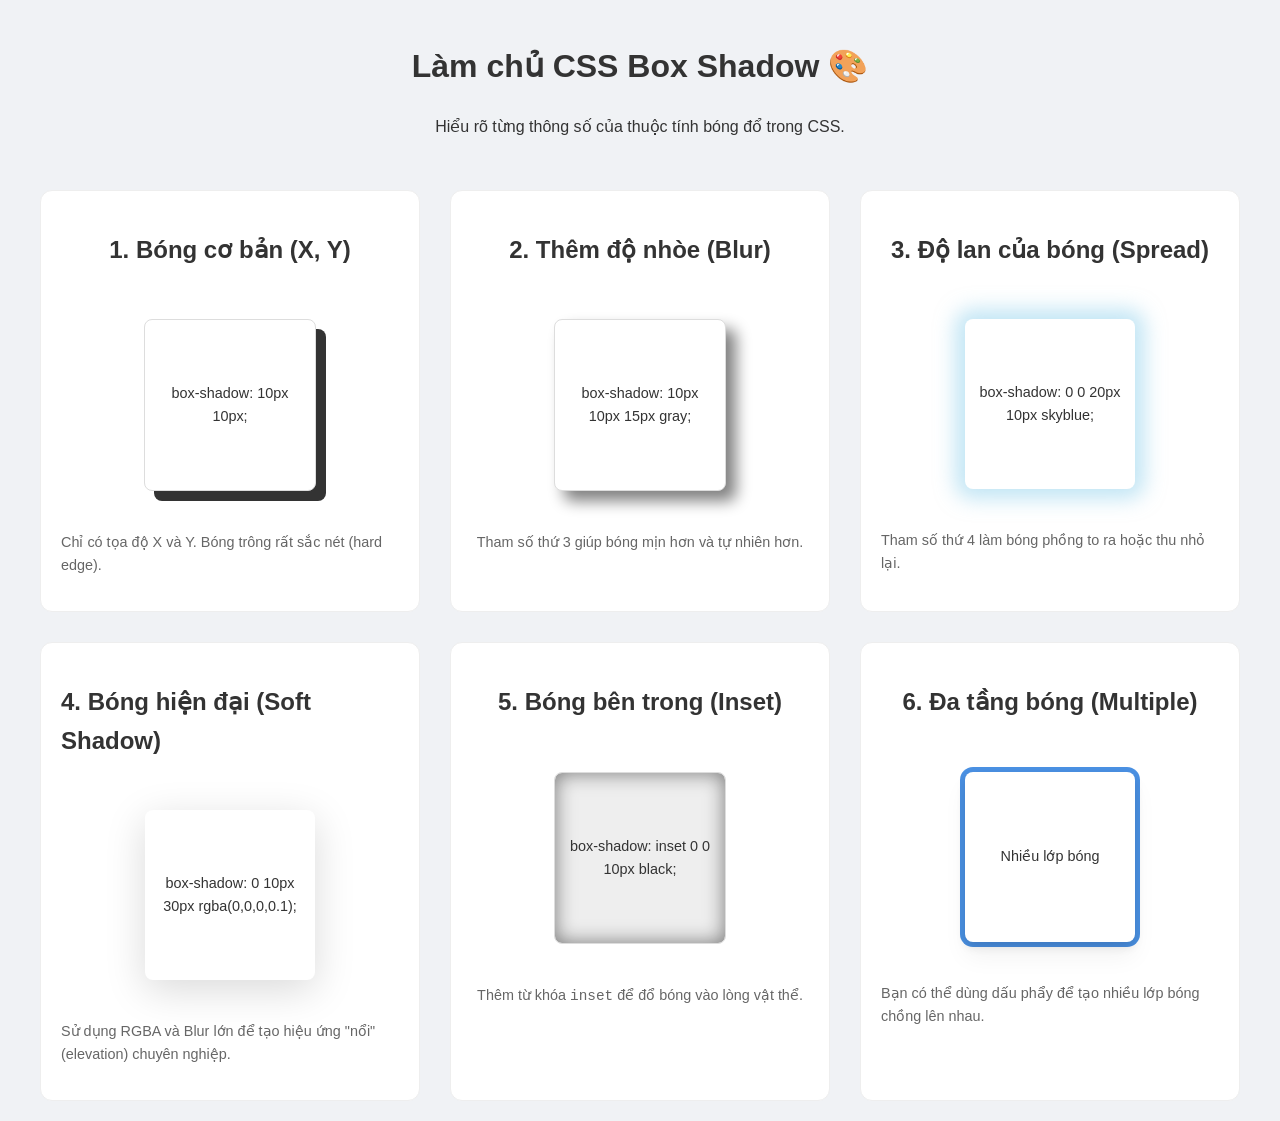
<file: 01-css-fundamentals/shadow-demo.html>
<!DOCTYPE html>
<html lang="vi">

<head>
    <meta charset="UTF-8">
    <meta name="viewport" content="width=device-width, initial-scale=1.0">
    <title>CSS Box Shadow Demo</title>
    <link rel="stylesheet" href="shadow-styles.css">
</head>

<body>
    <header>
        <h1>Làm chủ CSS Box Shadow 🎨</h1>
        <p>Hiểu rõ từng thông số của thuộc tính bóng đổ trong CSS.</p>
    </header>

    <main class="container">
        <!-- 1. Basic Shadow -->
        <section class="card">
            <h2>1. Bóng cơ bản (X, Y)</h2>
            <div class="box basic">box-shadow: 10px 10px;</div>
            <p class="desc">Chỉ có tọa độ X và Y. Bóng trông rất sắc nét (hard edge).</p>
        </section>

        <!-- 2. Blur Shadow -->
        <section class="card">
            <h2>2. Thêm độ nhòe (Blur)</h2>
            <div class="box blur">box-shadow: 10px 10px 15px gray;</div>
            <p class="desc">Tham số thứ 3 giúp bóng mịn hơn và tự nhiên hơn.</p>
        </section>

        <!-- 3. Spread Shadow -->
        <section class="card">
            <h2>3. Độ lan của bóng (Spread)</h2>
            <div class="box spread">box-shadow: 0 0 20px 10px skyblue;</div>
            <p class="desc">Tham số thứ 4 làm bóng phồng to ra hoặc thu nhỏ lại.</p>
        </section>

        <!-- 4. Soft Modern Shadow -->
        <section class="card">
            <h2>4. Bóng hiện đại (Soft Shadow)</h2>
            <div class="box soft">box-shadow: 0 10px 30px rgba(0,0,0,0.1);</div>
            <p class="desc">Sử dụng RGBA và Blur lớn để tạo hiệu ứng "nổi" (elevation) chuyên nghiệp.</p>
        </section>

        <!-- 5. Inset Shadow -->
        <section class="card">
            <h2>5. Bóng bên trong (Inset)</h2>
            <div class="box inset">box-shadow: inset 0 0 10px black;</div>
            <p class="desc">Thêm từ khóa <code>inset</code> để đổ bóng vào lòng vật thể.</p>
        </section>

        <!-- 6. Multiple Shadows -->
        <section class="card">
            <h2>6. Đa tầng bóng (Multiple)</h2>
            <div class="box multiple">Nhiều lớp bóng</div>
            <p class="desc">Bạn có thể dùng dấu phẩy để tạo nhiều lớp bóng chồng lên nhau.</p>
        </section>
    </main>
</body>

</html>
</file>
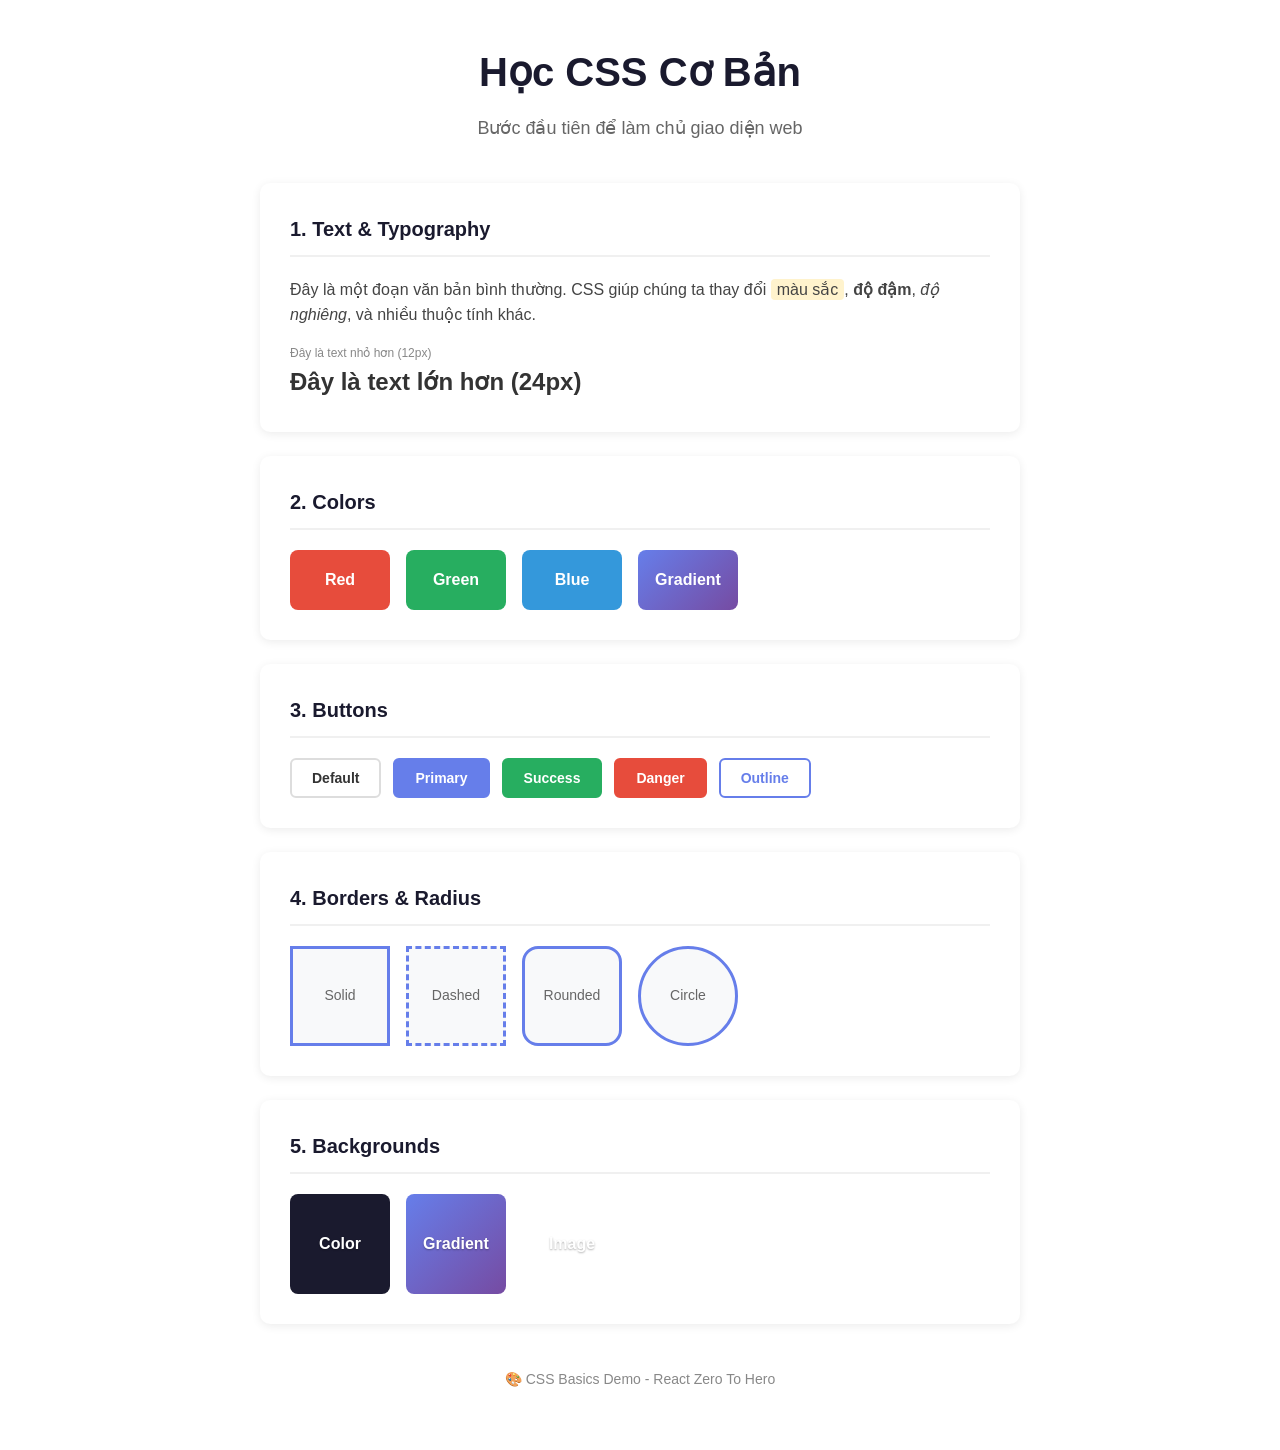
<file: 01-css-fundamentals/00-css-basics/demo.html>
<!DOCTYPE html>
<html lang="vi">

<head>
    <meta charset="UTF-8">
    <meta name="viewport" content="width=device-width, initial-scale=1.0">
    <title>Bài 00: CSS Basics Demo</title>
    <link rel="stylesheet" href="styles.css">
</head>

<body>

    <!-- Container chính -->
    <div class="container">

        <!-- Header -->
        <header class="header">
            <h1>Học CSS Cơ Bản</h1>
            <p class="subtitle">Bước đầu tiên để làm chủ giao diện web</p>
        </header>

        <!-- Card 1: Text Styling -->
        <section class="card">
            <h2>1. Text & Typography</h2>
            <p class="paragraph">
                Đây là một đoạn văn bản bình thường. CSS giúp chúng ta thay đổi
                <span class="highlight">màu sắc</span>,
                <span class="bold">độ đậm</span>,
                <span class="italic">độ nghiêng</span>,
                và nhiều thuộc tính khác.
            </p>
            <p class="small-text">Đây là text nhỏ hơn (12px)</p>
            <p class="large-text">Đây là text lớn hơn (24px)</p>
        </section>

        <!-- Card 2: Colors -->
        <section class="card">
            <h2>2. Colors</h2>
            <div class="color-boxes">
                <div class="color-box red">Red</div>
                <div class="color-box green">Green</div>
                <div class="color-box blue">Blue</div>
                <div class="color-box gradient">Gradient</div>
            </div>
        </section>

        <!-- Card 3: Buttons -->
        <section class="card">
            <h2>3. Buttons</h2>
            <div class="buttons">
                <button class="btn">Default</button>
                <button class="btn btn-primary">Primary</button>
                <button class="btn btn-success">Success</button>
                <button class="btn btn-danger">Danger</button>
                <button class="btn btn-outline">Outline</button>
            </div>
        </section>

        <!-- Card 4: Borders -->
        <section class="card">
            <h2>4. Borders & Radius</h2>
            <div class="border-boxes">
                <div class="border-box solid">Solid</div>
                <div class="border-box dashed">Dashed</div>
                <div class="border-box rounded">Rounded</div>
                <div class="border-box circle">Circle</div>
            </div>
        </section>

        <!-- Card 5: Background -->
        <section class="card">
            <h2>5. Backgrounds</h2>
            <div class="bg-boxes">
                <div class="bg-box bg-color">Color</div>
                <div class="bg-box bg-gradient">Gradient</div>
                <div class="bg-box bg-image">Image</div>
            </div>
        </section>

        <!-- Footer -->
        <footer class="footer">
            <p>🎨 CSS Basics Demo - React Zero To Hero</p>
        </footer>

    </div>

</body>

</html>
</file>
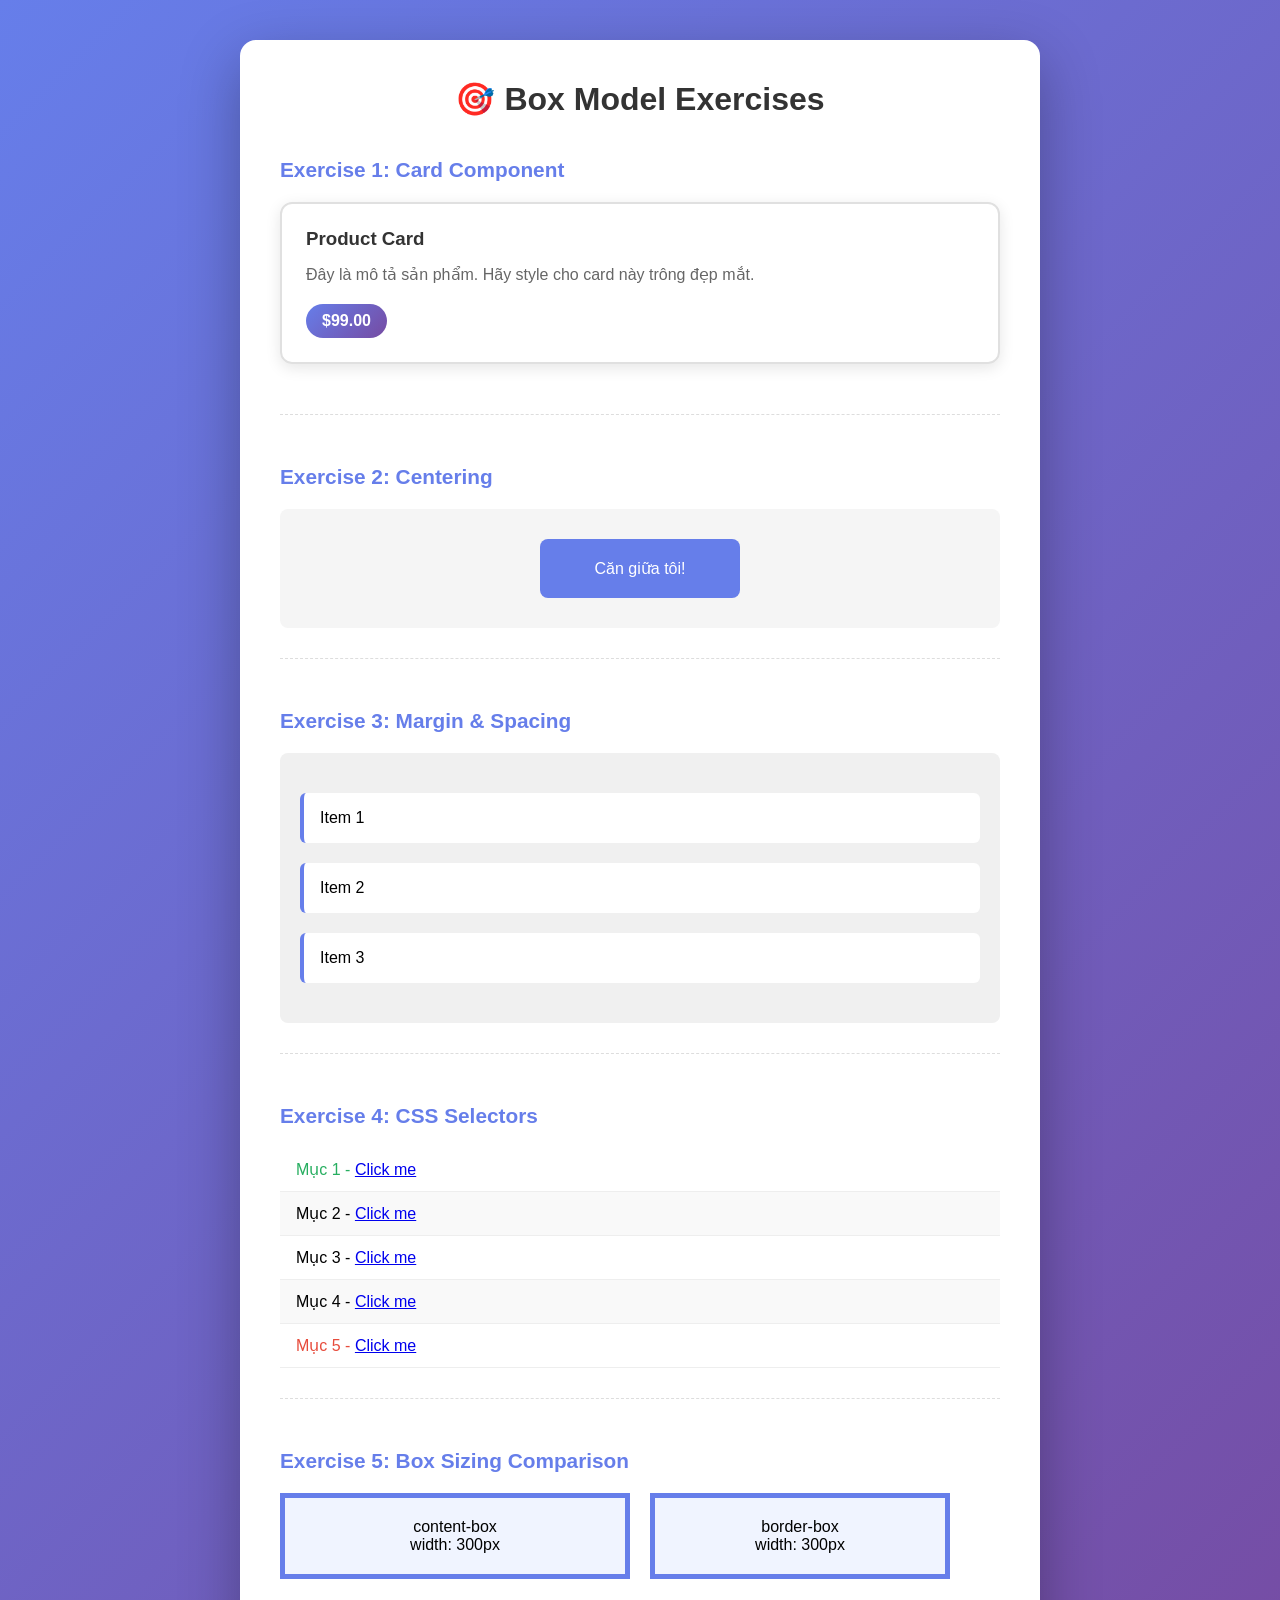
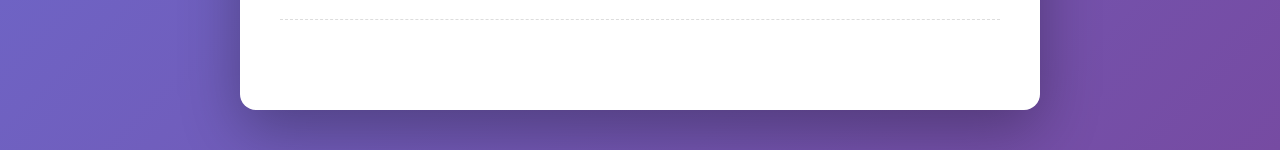
<file: 01-css-fundamentals/01-box-model/exercise.html>
<!DOCTYPE html>
<html lang="vi">
<head>
  <meta charset="UTF-8">
  <meta name="viewport" content="width=device-width, initial-scale=1.0">
  <title>Bài 1: Box Model Exercise</title>
  <link rel="stylesheet" href="styles.css">
</head>
<body>
  <div class="container">
    <h1>🎯 Box Model Exercises</h1>
    
    <!-- =============================================
         BÀI TẬP 1: Tạo Card Component
         Yêu cầu:
         - padding: 24px
         - border: 2px solid #e0e0e0
         - border-radius: 12px
         - margin-bottom: 20px
         - box-shadow nhẹ
    ============================================= -->
    <section class="exercise">
      <h2>Exercise 1: Card Component</h2>
      <div class="card">
        <h3>Product Card</h3>
        <p>Đây là mô tả sản phẩm. Hãy style cho card này trông đẹp mắt.</p>
        <span class="price">$99.00</span>
      </div>
    </section>

    <!-- =============================================
         BÀI TẬP 2: Căn giữa Element
         Yêu cầu: Căn giữa .center-box trong .center-container
         - Sử dụng margin: 0 auto
         - .center-box có width: 200px
    ============================================= -->
    <section class="exercise">
      <h2>Exercise 2: Centering</h2>
      <div class="center-container">
        <div class="center-box">
          Căn giữa tôi!
        </div>
      </div>
    </section>

    <!-- =============================================
         BÀI TẬP 3: Spacing với Margin
         Yêu cầu:
         - Mỗi .item có margin: 20px 0
         - Quan sát margin collapse giữa các items
         - Thêm padding cho .items-container
    ============================================= -->
    <section class="exercise">
      <h2>Exercise 3: Margin & Spacing</h2>
      <div class="items-container">
        <div class="item">Item 1</div>
        <div class="item">Item 2</div>
        <div class="item">Item 3</div>
      </div>
    </section>

    <!-- =============================================
         BÀI TẬP 4: Selectors Practice
         Yêu cầu (chỉ dùng CSS, không thêm class):
         - li đầu tiên: màu xanh lá
         - li cuối cùng: màu đỏ  
         - li chẵn: background màu xám nhạt
         - Link khi hover: màu cam
    ============================================= -->
    <section class="exercise">
      <h2>Exercise 4: CSS Selectors</h2>
      <ul class="selector-list">
        <li>Mục 1 - <a href="#">Click me</a></li>
        <li>Mục 2 - <a href="#">Click me</a></li>
        <li>Mục 3 - <a href="#">Click me</a></li>
        <li>Mục 4 - <a href="#">Click me</a></li>
        <li>Mục 5 - <a href="#">Click me</a></li>
      </ul>
    </section>

    <!-- =============================================
         BÀI TẬP 5: Box Sizing
         Yêu cầu:
         - Cả 2 box đều width: 300px
         - Box 1: box-sizing: content-box (mặc định)
         - Box 2: box-sizing: border-box
         - Cả 2 có padding: 20px, border: 5px
         - Quan sát sự khác biệt về kích thước thực tế
    ============================================= -->
    <section class="exercise">
      <h2>Exercise 5: Box Sizing Comparison</h2>
      <div class="box-sizing-demo">
        <div class="box-content">
          content-box<br>
          width: 300px
        </div>
        <div class="box-border">
          border-box<br>
          width: 300px
        </div>
      </div>
    </section>
  </div>
</body>
</html>
</file>
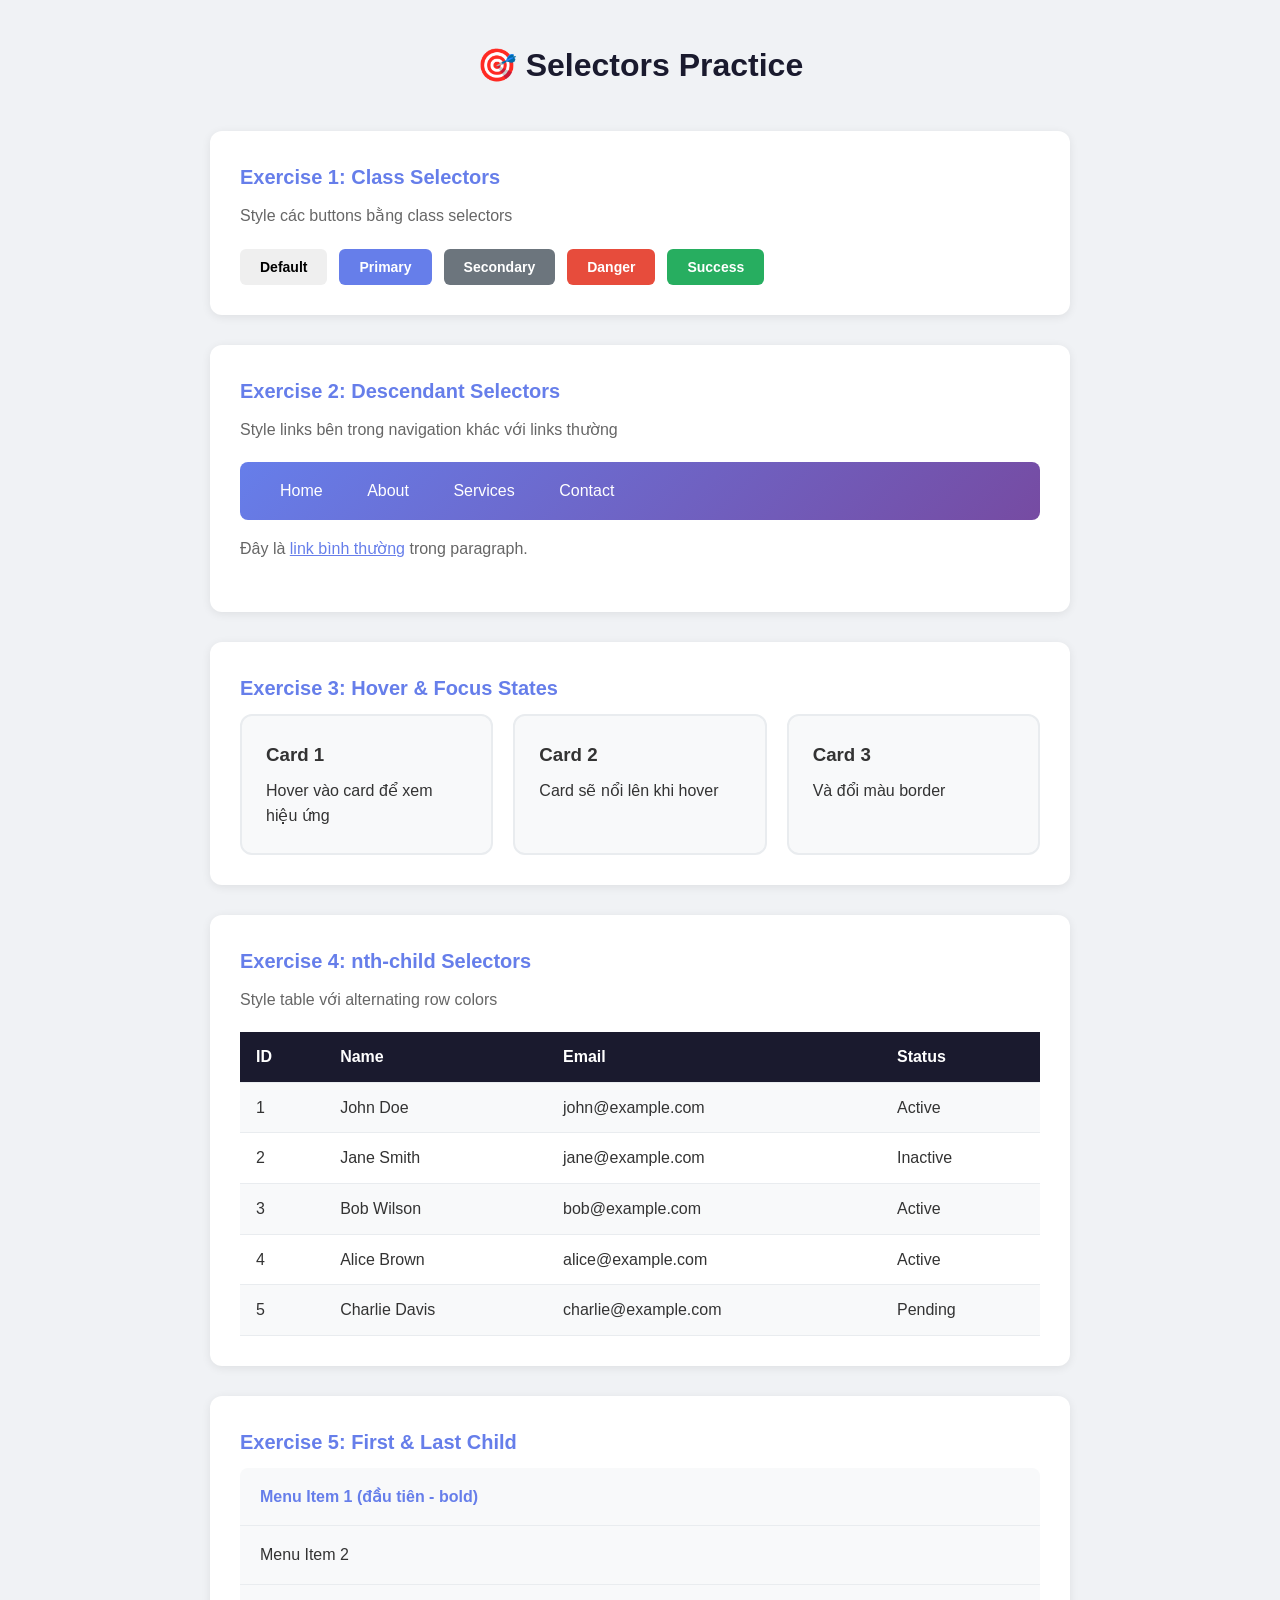
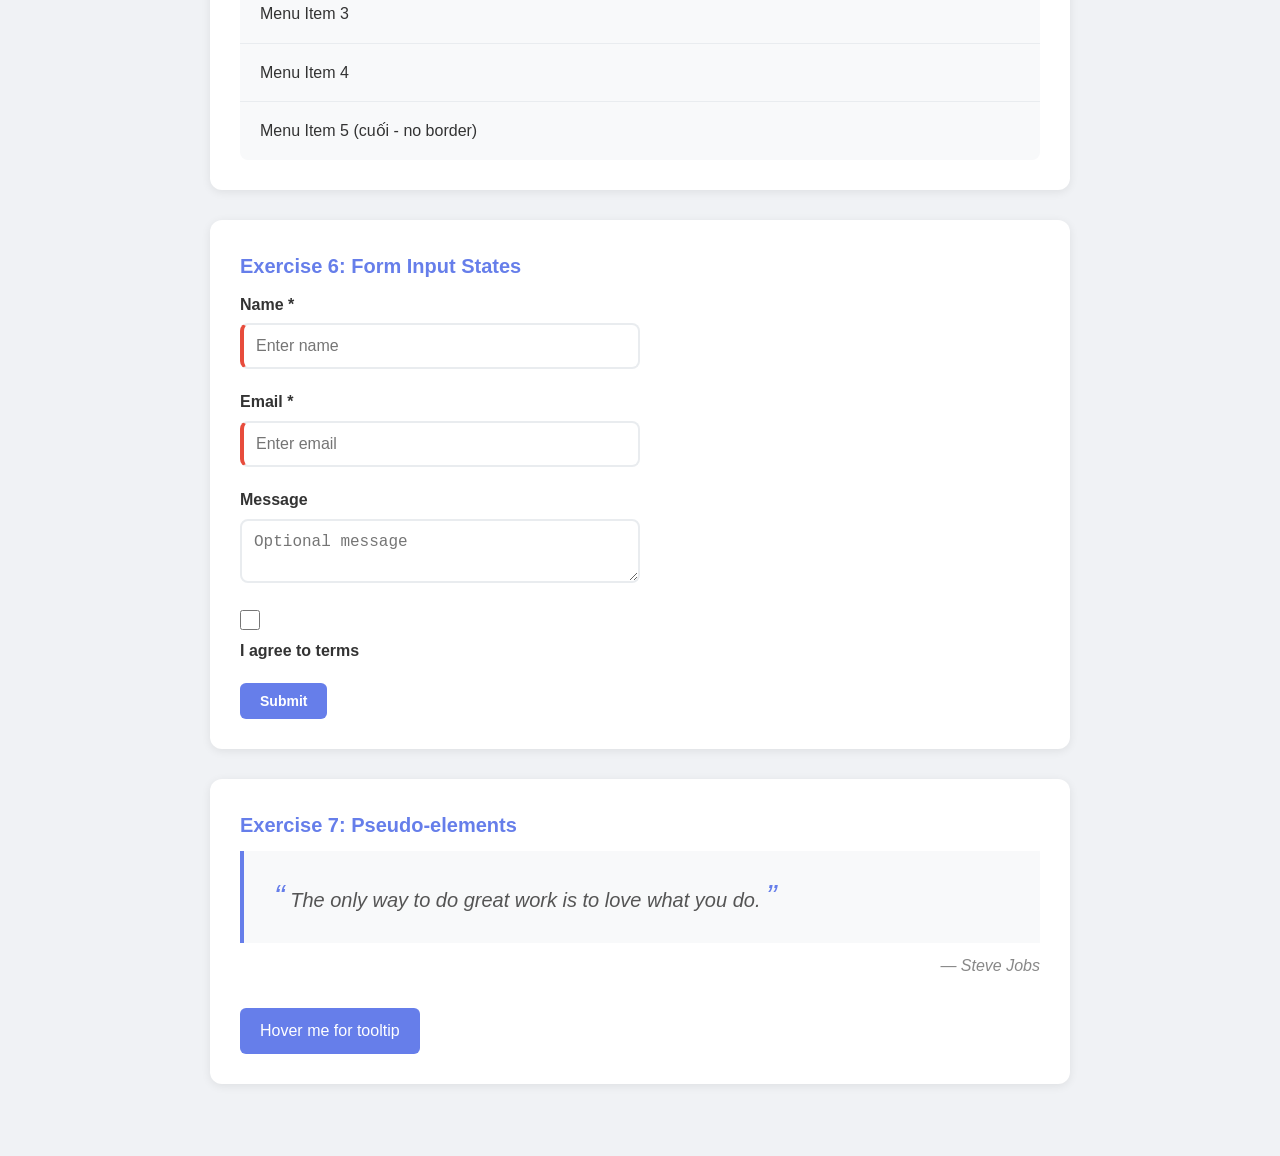
<file: 01-css-fundamentals/01-selectors/exercise.html>
<!DOCTYPE html>
<html lang="vi">

<head>
    <meta charset="UTF-8">
    <meta name="viewport" content="width=device-width, initial-scale=1.0">
    <title>Bài 01: Selectors Exercise</title>
    <link rel="stylesheet" href="styles.css">
</head>

<body>
    <div class="container">
        <h1>🎯 Selectors Practice</h1>

        <!-- Exercise 1: Class Selectors -->
        <section class="exercise">
            <h2>Exercise 1: Class Selectors</h2>
            <p>Style các buttons bằng class selectors</p>

            <div class="button-group">
                <button class="btn">Default</button>
                <button class="btn primary">Primary</button>
                <button class="btn secondary">Secondary</button>
                <button class="btn danger">Danger</button>
                <button class="btn success">Success</button>
            </div>

            <!-- TODO trong styles.css:
           .btn { padding, border-radius, cursor }
           .btn.primary { background blue, color white }
           .btn.secondary { background gray }
           .btn.danger { background red }
           .btn.success { background green }
      -->
        </section>

        <!-- Exercise 2: Descendant Selectors -->
        <section class="exercise">
            <h2>Exercise 2: Descendant Selectors</h2>
            <p>Style links bên trong navigation khác với links thường</p>

            <nav class="main-nav">
                <a href="#">Home</a>
                <a href="#">About</a>
                <a href="#">Services</a>
                <a href="#">Contact</a>
            </nav>

            <p>Đây là <a href="#">link bình thường</a> trong paragraph.</p>

            <!-- TODO: 
           .main-nav a { color white, no underline, padding }
           p a { color blue, underline on hover }
      -->
        </section>

        <!-- Exercise 3: Pseudo-classes -->
        <section class="exercise">
            <h2>Exercise 3: Hover & Focus States</h2>

            <div class="card-group">
                <div class="card">
                    <h3>Card 1</h3>
                    <p>Hover vào card để xem hiệu ứng</p>
                </div>
                <div class="card">
                    <h3>Card 2</h3>
                    <p>Card sẽ nổi lên khi hover</p>
                </div>
                <div class="card">
                    <h3>Card 3</h3>
                    <p>Và đổi màu border</p>
                </div>
            </div>

            <!-- TODO:
           .card:hover { transform translateY(-5px), shadow, border-color }
      -->
        </section>

        <!-- Exercise 4: nth-child -->
        <section class="exercise">
            <h2>Exercise 4: nth-child Selectors</h2>
            <p>Style table với alternating row colors</p>

            <table class="data-table">
                <thead>
                    <tr>
                        <th>ID</th>
                        <th>Name</th>
                        <th>Email</th>
                        <th>Status</th>
                    </tr>
                </thead>
                <tbody>
                    <tr>
                        <td>1</td>
                        <td>John Doe</td>
                        <td>john@example.com</td>
                        <td>Active</td>
                    </tr>
                    <tr>
                        <td>2</td>
                        <td>Jane Smith</td>
                        <td>jane@example.com</td>
                        <td>Inactive</td>
                    </tr>
                    <tr>
                        <td>3</td>
                        <td>Bob Wilson</td>
                        <td>bob@example.com</td>
                        <td>Active</td>
                    </tr>
                    <tr>
                        <td>4</td>
                        <td>Alice Brown</td>
                        <td>alice@example.com</td>
                        <td>Active</td>
                    </tr>
                    <tr>
                        <td>5</td>
                        <td>Charlie Davis</td>
                        <td>charlie@example.com</td>
                        <td>Pending</td>
                    </tr>
                </tbody>
            </table>

            <!-- TODO:
           tr:nth-child(odd) { background }
           tr:nth-child(even) { background khác }
           tr:hover { background highlight }
      -->
        </section>

        <!-- Exercise 5: First/Last Child -->
        <section class="exercise">
            <h2>Exercise 5: First & Last Child</h2>

            <ul class="menu-list">
                <li>Menu Item 1 (đầu tiên - bold)</li>
                <li>Menu Item 2</li>
                <li>Menu Item 3</li>
                <li>Menu Item 4</li>
                <li>Menu Item 5 (cuối - no border)</li>
            </ul>

            <!-- TODO:
           li:first-child { font-weight bold }
           li:last-child { border-bottom none }
      -->
        </section>

        <!-- Exercise 6: Form States -->
        <section class="exercise">
            <h2>Exercise 6: Form Input States</h2>

            <form class="demo-form">
                <div class="form-group">
                    <label for="name">Name *</label>
                    <input type="text" id="name" required placeholder="Enter name">
                </div>
                <div class="form-group">
                    <label for="email">Email *</label>
                    <input type="email" id="email" required placeholder="Enter email">
                </div>
                <div class="form-group">
                    <label for="message">Message</label>
                    <textarea id="message" placeholder="Optional message"></textarea>
                </div>
                <div class="form-group">
                    <input type="checkbox" id="agree">
                    <label for="agree">I agree to terms</label>
                </div>
                <button type="submit" class="btn primary">Submit</button>
            </form>

            <!-- TODO:
           input:focus { border-color, box-shadow }
           input:required { border-left red }
           input:checked + label { color green, bold }
      -->
        </section>

        <!-- Exercise 7: Pseudo-elements -->
        <section class="exercise">
            <h2>Exercise 7: Pseudo-elements</h2>

            <blockquote class="quote">
                The only way to do great work is to love what you do.
            </blockquote>
            <cite class="quote-author">— Steve Jobs</cite>

            <div class="tooltip-demo">
                <span class="tooltip" data-tip="This is a tooltip!">Hover me for tooltip</span>
            </div>

            <!-- TODO:
           .quote::before { content: open quote }
           .quote::after { content: close quote }
           .tooltip::after { content: attr(data-tip), show on hover }
      -->
        </section>

    </div>
</body>

</html>
</file>
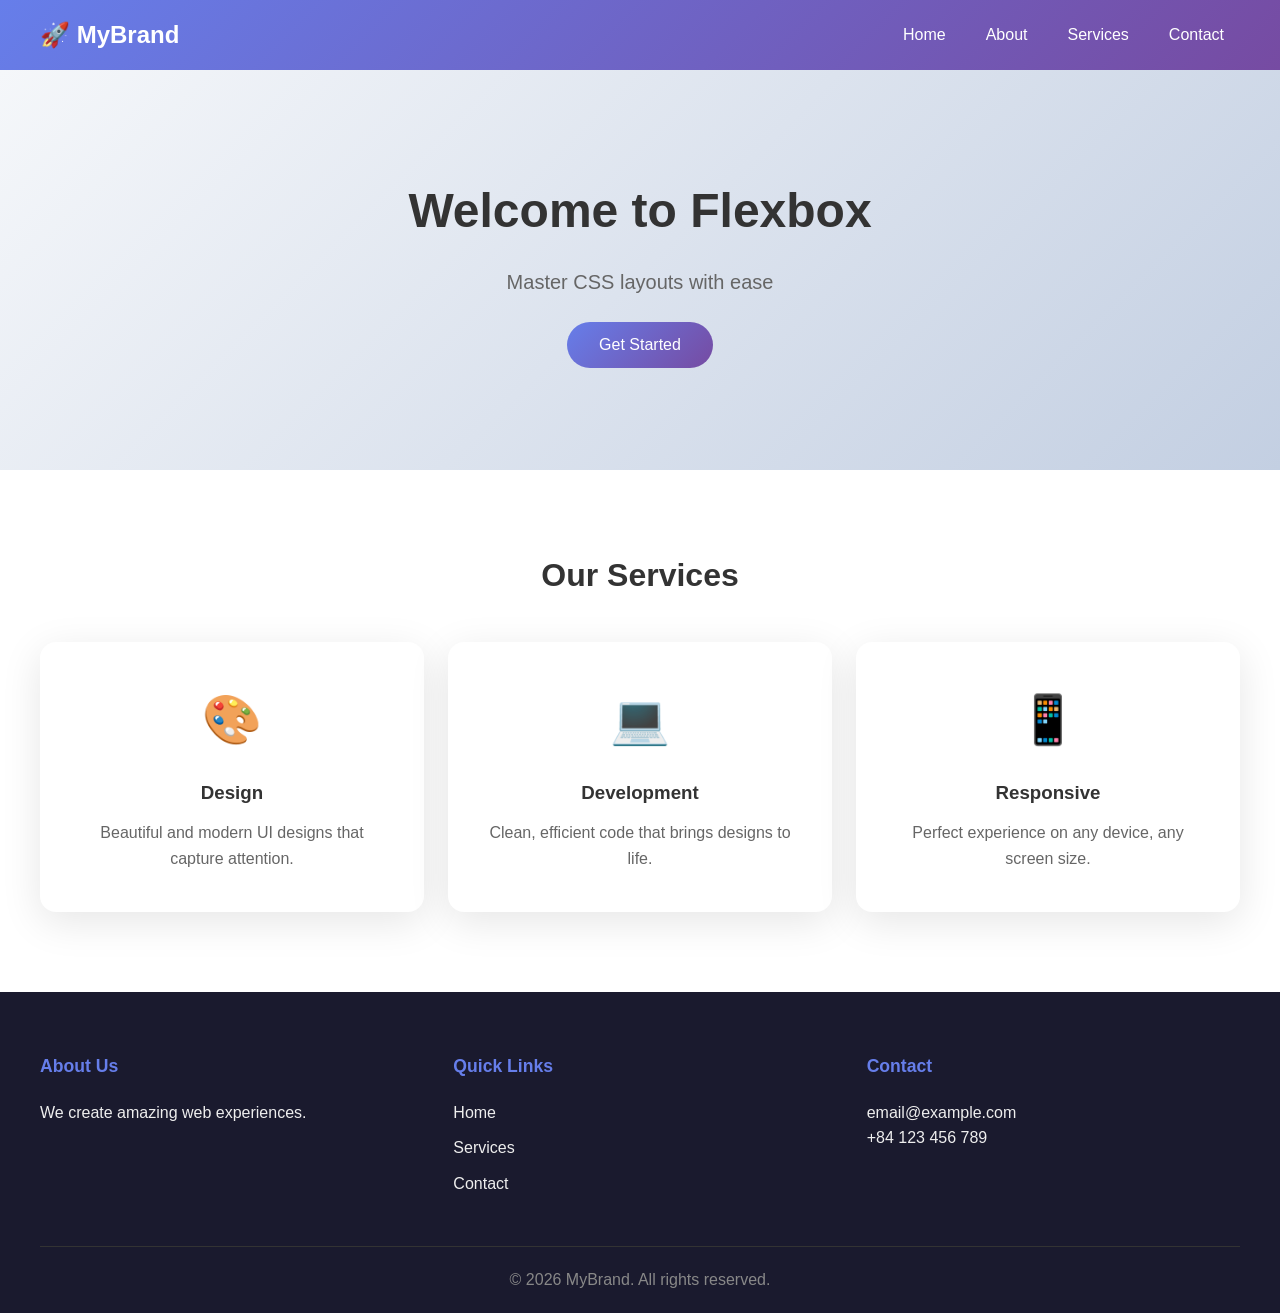
<file: 01-css-fundamentals/02-flexbox/exercise.html>
<!DOCTYPE html>
<html lang="vi">

<head>
    <meta charset="UTF-8">
    <meta name="viewport" content="width=device-width, initial-scale=1.0">
    <title>Bài 2: Flexbox Exercise</title>
    <link rel="stylesheet" href="styles.css">
</head>

<body>
    <!-- =============================================
       BÀI TẬP 1: Navbar
       Yêu cầu:
       - Logo bên trái
       - Menu items bên phải
       - Căn giữa vertical
  ============================================= -->
    <nav class="navbar">
        <div class="logo">🚀 MyBrand</div>
        <ul class="nav-menu">
            <li><a href="#">Home</a></li>
            <li><a href="#">About</a></li>
            <li><a href="#">Services</a></li>
            <li><a href="#">Contact</a></li>
        </ul>
    </nav>

    <!-- =============================================
       BÀI TẬP 2: Hero Section
       Yêu cầu:
       - Căn giữa hoàn hảo (cả horizontal và vertical)
       - Chiều cao 400px
  ============================================= -->
    <section class="hero">
        <div class="hero-content">
            <h1>Welcome to Flexbox</h1>
            <p>Master CSS layouts with ease</p>
            <button class="btn-primary">Get Started</button>
        </div>
    </section>

    <!-- =============================================
       BÀI TẬP 3: Card Grid
       Yêu cầu:
       - 3 cards trên 1 hàng (desktop)
       - Đều nhau, gap 24px
       - Responsive: 1 card/hàng trên mobile
  ============================================= -->
    <section class="cards-section">
        <h2>Our Services</h2>
        <div class="cards-container">
            <div class="card">
                <div class="card-icon">🎨</div>
                <h3>Design</h3>
                <p>Beautiful and modern UI designs that capture attention.</p>
            </div>
            <div class="card">
                <div class="card-icon">💻</div>
                <h3>Development</h3>
                <p>Clean, efficient code that brings designs to life.</p>
            </div>
            <div class="card">
                <div class="card-icon">📱</div>
                <h3>Responsive</h3>
                <p>Perfect experience on any device, any screen size.</p>
            </div>
        </div>
    </section>

    <!-- =============================================
       BÀI TẬP 4: Footer 3 cột
       Yêu cầu:
       - 3 cột đều nhau
       - Căn giữa nội dung trong mỗi cột
       - Gap giữa các cột
  ============================================= -->
    <footer class="footer">
        <div class="footer-container">
            <div class="footer-col">
                <h4>About Us</h4>
                <p>We create amazing web experiences.</p>
            </div>
            <div class="footer-col">
                <h4>Quick Links</h4>
                <ul>
                    <li><a href="#">Home</a></li>
                    <li><a href="#">Services</a></li>
                    <li><a href="#">Contact</a></li>
                </ul>
            </div>
            <div class="footer-col">
                <h4>Contact</h4>
                <p>email@example.com</p>
                <p>+84 123 456 789</p>
            </div>
        </div>
        <div class="footer-bottom">
            <p>&copy; 2026 MyBrand. All rights reserved.</p>
        </div>
    </footer>
</body>

</html>
</file>
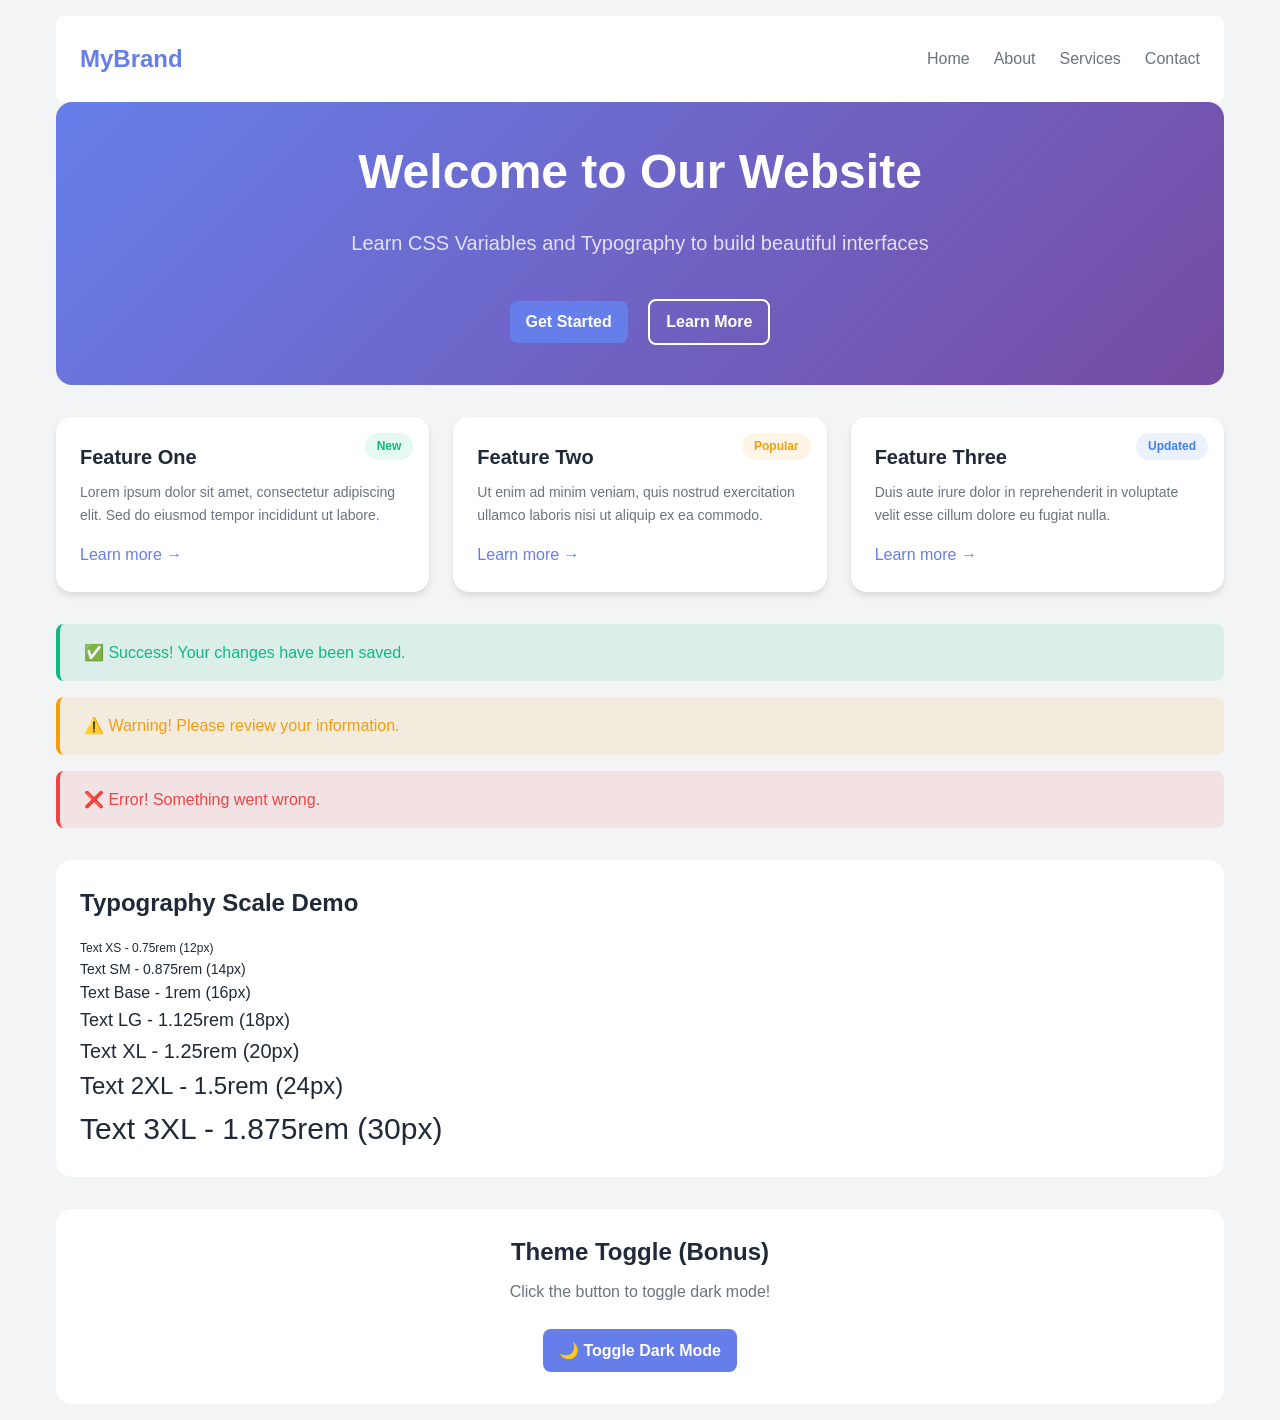
<file: 01-css-fundamentals/03-colors-typography/exercise.html>
<!DOCTYPE html>
<html lang="vi">

<head>
    <meta charset="UTF-8">
    <meta name="viewport" content="width=device-width, initial-scale=1.0">
    <title>Bài 03: Colors & Typography - Exercise</title>
    <link rel="stylesheet" href="styles.css">
</head>

<body>
    <!-- ====================================================
       BÀI TẬP: CSS Variables & Typography
       ====================================================
       
       Mục tiêu:
       1. Khai báo CSS Variables trong :root
       2. Sử dụng var() để áp dụng biến
       3. Thực hành color palette và typography
       
       Hướng dẫn:
       - Mở file styles.css và hoàn thành các TODO
       - Xem kết quả trong browser
       - So sánh với solution.css khi hoàn thành
  ==================================================== -->

    <div class="container">
        <!-- Header -->
        <header class="header">
            <h1 class="logo">MyBrand</h1>
            <nav class="nav">
                <a href="#" class="nav-link">Home</a>
                <a href="#" class="nav-link">About</a>
                <a href="#" class="nav-link">Services</a>
                <a href="#" class="nav-link">Contact</a>
            </nav>
        </header>

        <!-- Hero Section -->
        <section class="hero">
            <h1 class="hero-title">Welcome to Our Website</h1>
            <p class="hero-subtitle">
                Learn CSS Variables and Typography to build beautiful interfaces
            </p>
            <button class="btn btn-primary">Get Started</button>
            <button class="btn btn-secondary">Learn More</button>
        </section>

        <!-- Cards Section -->
        <section class="cards">
            <div class="card">
                <span class="badge badge-success">New</span>
                <h3 class="card-title">Feature One</h3>
                <p class="card-description">
                    Lorem ipsum dolor sit amet, consectetur adipiscing elit.
                    Sed do eiusmod tempor incididunt ut labore.
                </p>
                <a href="#" class="card-link">Learn more →</a>
            </div>

            <div class="card">
                <span class="badge badge-warning">Popular</span>
                <h3 class="card-title">Feature Two</h3>
                <p class="card-description">
                    Ut enim ad minim veniam, quis nostrud exercitation ullamco
                    laboris nisi ut aliquip ex ea commodo.
                </p>
                <a href="#" class="card-link">Learn more →</a>
            </div>

            <div class="card">
                <span class="badge badge-info">Updated</span>
                <h3 class="card-title">Feature Three</h3>
                <p class="card-description">
                    Duis aute irure dolor in reprehenderit in voluptate velit
                    esse cillum dolore eu fugiat nulla.
                </p>
                <a href="#" class="card-link">Learn more →</a>
            </div>
        </section>

        <!-- Alert Messages -->
        <section class="alerts">
            <div class="alert alert-success">
                ✅ Success! Your changes have been saved.
            </div>
            <div class="alert alert-warning">
                ⚠️ Warning! Please review your information.
            </div>
            <div class="alert alert-error">
                ❌ Error! Something went wrong.
            </div>
        </section>

        <!-- Typography Showcase -->
        <section class="typography-demo">
            <h2>Typography Scale Demo</h2>
            <p class="text-xs">Text XS - 0.75rem (12px)</p>
            <p class="text-sm">Text SM - 0.875rem (14px)</p>
            <p class="text-base">Text Base - 1rem (16px)</p>
            <p class="text-lg">Text LG - 1.125rem (18px)</p>
            <p class="text-xl">Text XL - 1.25rem (20px)</p>
            <p class="text-2xl">Text 2XL - 1.5rem (24px)</p>
            <p class="text-3xl">Text 3XL - 1.875rem (30px)</p>
        </section>

        <!-- Theme Toggle Demo -->
        <section class="theme-demo">
            <h2>Theme Toggle (Bonus)</h2>
            <p>Click the button to toggle dark mode!</p>
            <button id="theme-toggle" class="btn btn-primary">
                🌙 Toggle Dark Mode
            </button>
        </section>
    </div>

    <script>
        // Bonus: Theme Toggle
        const themeToggle = document.getElementById('theme-toggle');
        themeToggle.addEventListener('click', () => {
            document.body.classList.toggle('dark-mode');
            themeToggle.textContent = document.body.classList.contains('dark-mode')
                ? '☀️ Toggle Light Mode'
                : '🌙 Toggle Dark Mode';
        });
    </script>
</body>

</html>
</file>
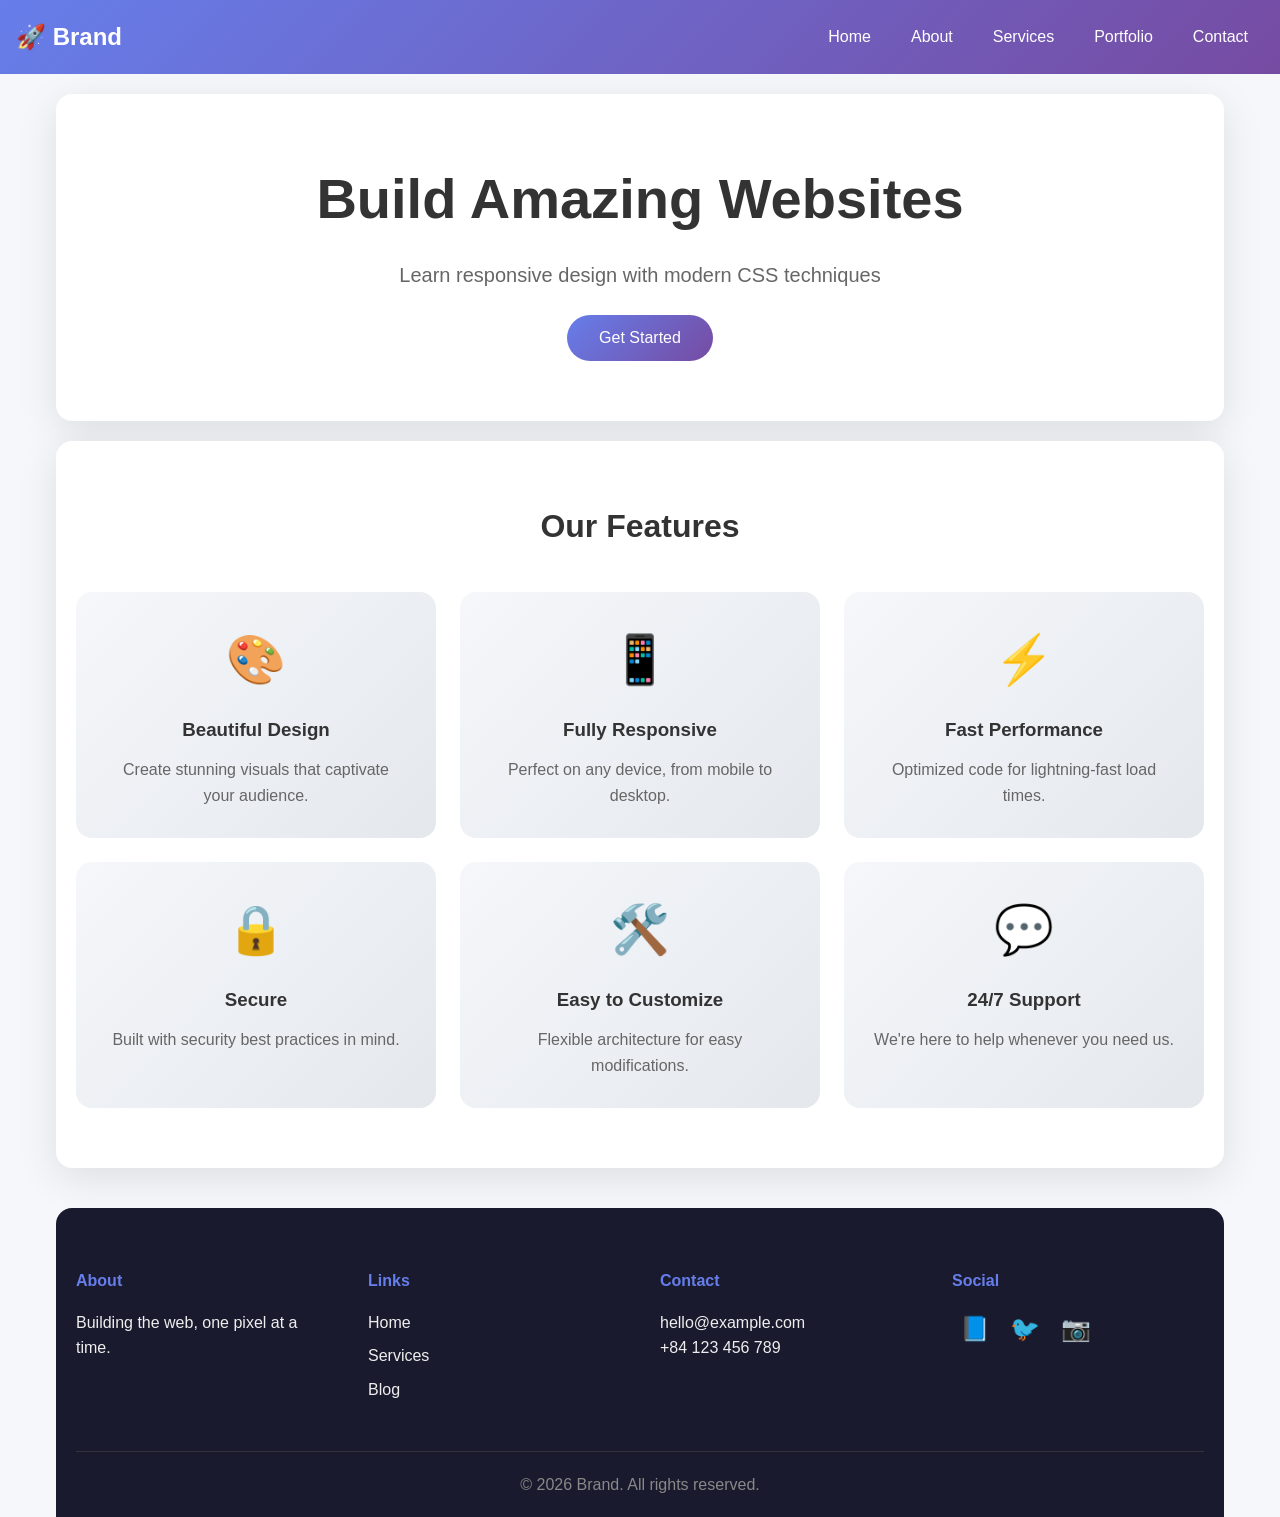
<file: 01-css-fundamentals/04-responsive/exercise.html>
<!DOCTYPE html>
<html lang="vi">

<head>
    <meta charset="UTF-8">
    <meta name="viewport" content="width=device-width, initial-scale=1.0">
    <title>Bài 4: Responsive Design Exercise</title>
    <link rel="stylesheet" href="styles.css">
</head>

<body>
    <!-- =============================================
       BÀI TẬP 1: Responsive Navbar
       Yêu cầu:
       - Mobile: Logo + Hamburger icon (menu ẩn)
       - Desktop: Logo + Full menu
  ============================================= -->
    <nav class="navbar">
        <div class="nav-brand">
            <span class="logo">🚀 Brand</span>
            <button class="hamburger">☰</button>
        </div>
        <ul class="nav-menu">
            <li><a href="#">Home</a></li>
            <li><a href="#">About</a></li>
            <li><a href="#">Services</a></li>
            <li><a href="#">Portfolio</a></li>
            <li><a href="#">Contact</a></li>
        </ul>
    </nav>

    <main class="container">
        <!-- =============================================
         BÀI TẬP 2: Responsive Hero
         Yêu cầu: Font size responsive với clamp()
    ============================================= -->
        <section class="hero">
            <h1>Build Amazing Websites</h1>
            <p>Learn responsive design with modern CSS techniques</p>
            <button class="btn-primary">Get Started</button>
        </section>

        <!-- =============================================
         BÀI TẬP 3: Responsive Grid
         Yêu cầu:
         - Mobile: 1 cột
         - Tablet: 2 cột
         - Desktop: 3 cột
    ============================================= -->
        <section class="features">
            <h2>Our Features</h2>
            <div class="features-grid">
                <div class="feature-card">
                    <div class="icon">🎨</div>
                    <h3>Beautiful Design</h3>
                    <p>Create stunning visuals that captivate your audience.</p>
                </div>
                <div class="feature-card">
                    <div class="icon">📱</div>
                    <h3>Fully Responsive</h3>
                    <p>Perfect on any device, from mobile to desktop.</p>
                </div>
                <div class="feature-card">
                    <div class="icon">⚡</div>
                    <h3>Fast Performance</h3>
                    <p>Optimized code for lightning-fast load times.</p>
                </div>
                <div class="feature-card">
                    <div class="icon">🔒</div>
                    <h3>Secure</h3>
                    <p>Built with security best practices in mind.</p>
                </div>
                <div class="feature-card">
                    <div class="icon">🛠️</div>
                    <h3>Easy to Customize</h3>
                    <p>Flexible architecture for easy modifications.</p>
                </div>
                <div class="feature-card">
                    <div class="icon">💬</div>
                    <h3>24/7 Support</h3>
                    <p>We're here to help whenever you need us.</p>
                </div>
            </div>
        </section>

        <!-- =============================================
         BÀI TẬP 4: Responsive Footer
         Yêu cầu:
         - Mobile: 1 cột, căn giữa
         - Desktop: 4 cột
    ============================================= -->
        <footer class="footer">
            <div class="footer-grid">
                <div class="footer-col">
                    <h4>About</h4>
                    <p>Building the web, one pixel at a time.</p>
                </div>
                <div class="footer-col">
                    <h4>Links</h4>
                    <ul>
                        <li><a href="#">Home</a></li>
                        <li><a href="#">Services</a></li>
                        <li><a href="#">Blog</a></li>
                    </ul>
                </div>
                <div class="footer-col">
                    <h4>Contact</h4>
                    <p>hello@example.com</p>
                    <p>+84 123 456 789</p>
                </div>
                <div class="footer-col">
                    <h4>Social</h4>
                    <div class="social-links">
                        <a href="#">📘</a>
                        <a href="#">🐦</a>
                        <a href="#">📷</a>
                    </div>
                </div>
            </div>
            <div class="footer-bottom">
                <p>&copy; 2026 Brand. All rights reserved.</p>
            </div>
        </footer>
    </main>
</body>

</html>
</file>
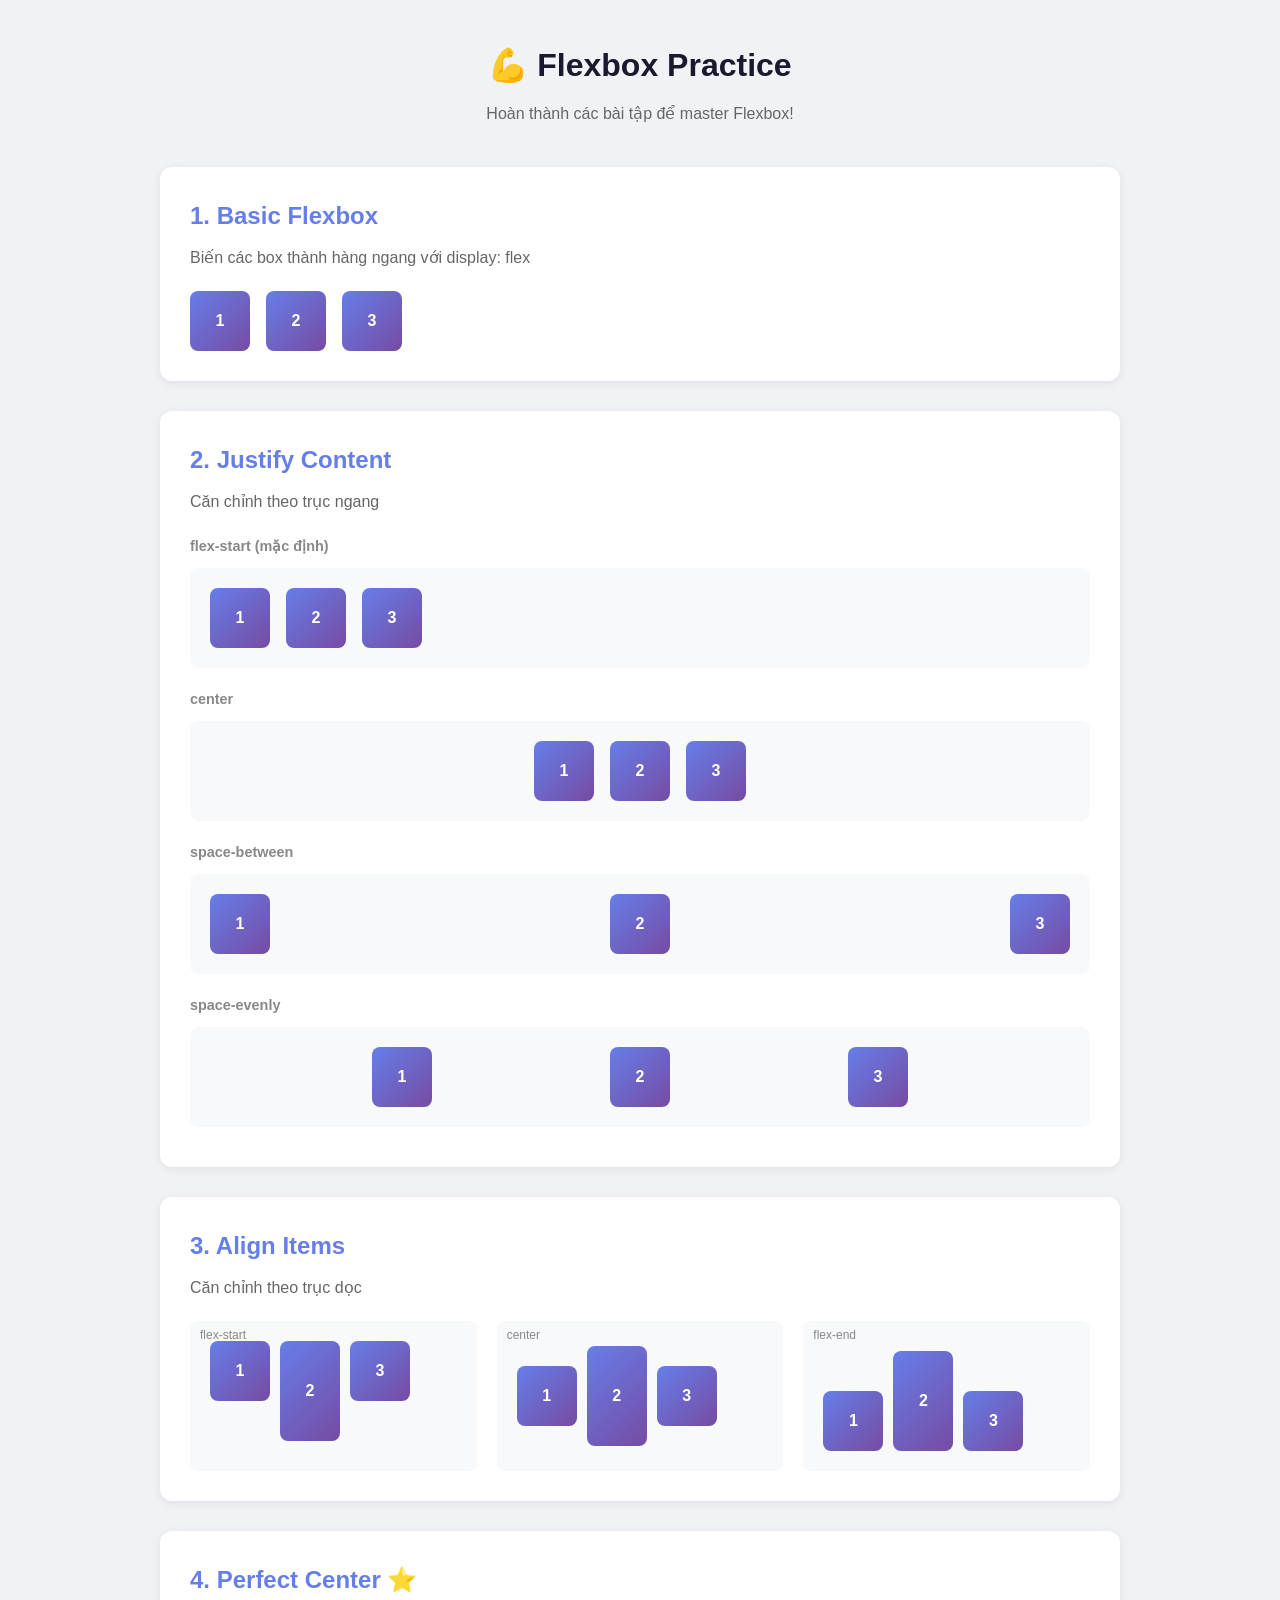
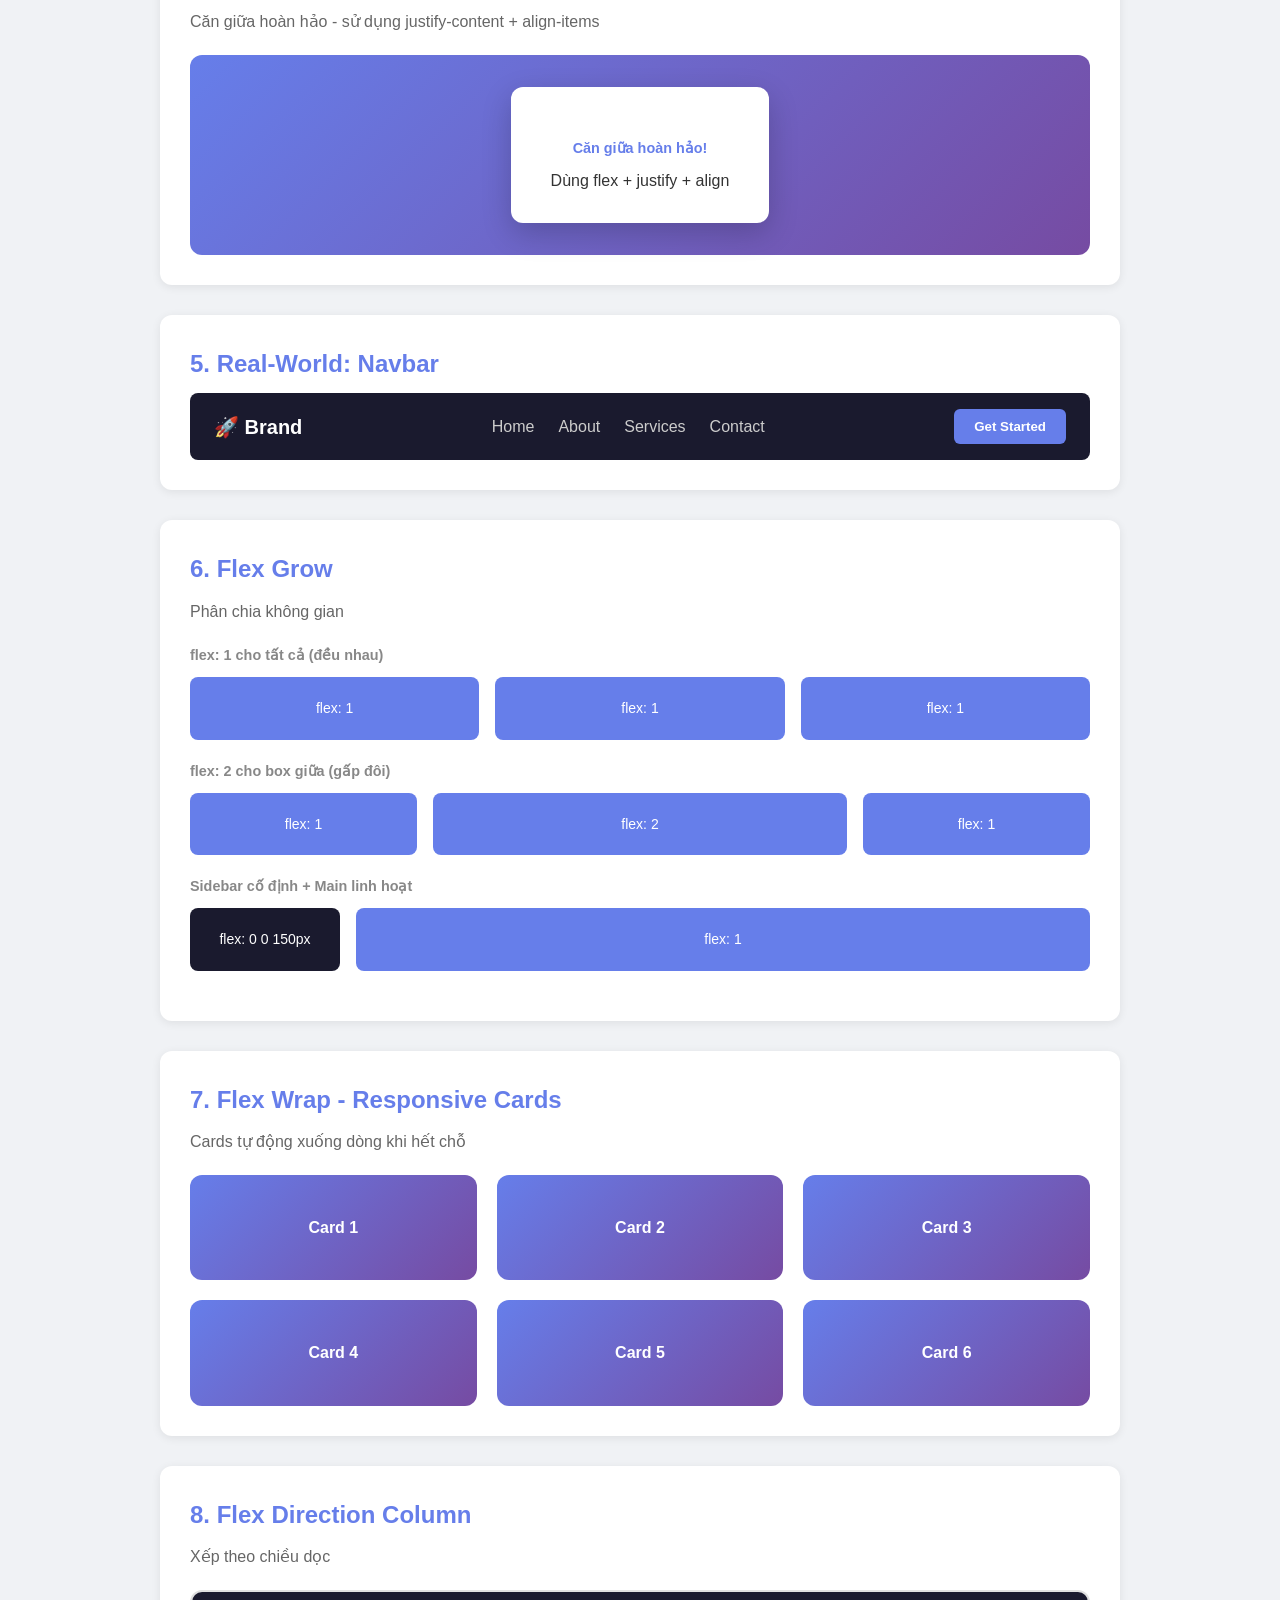
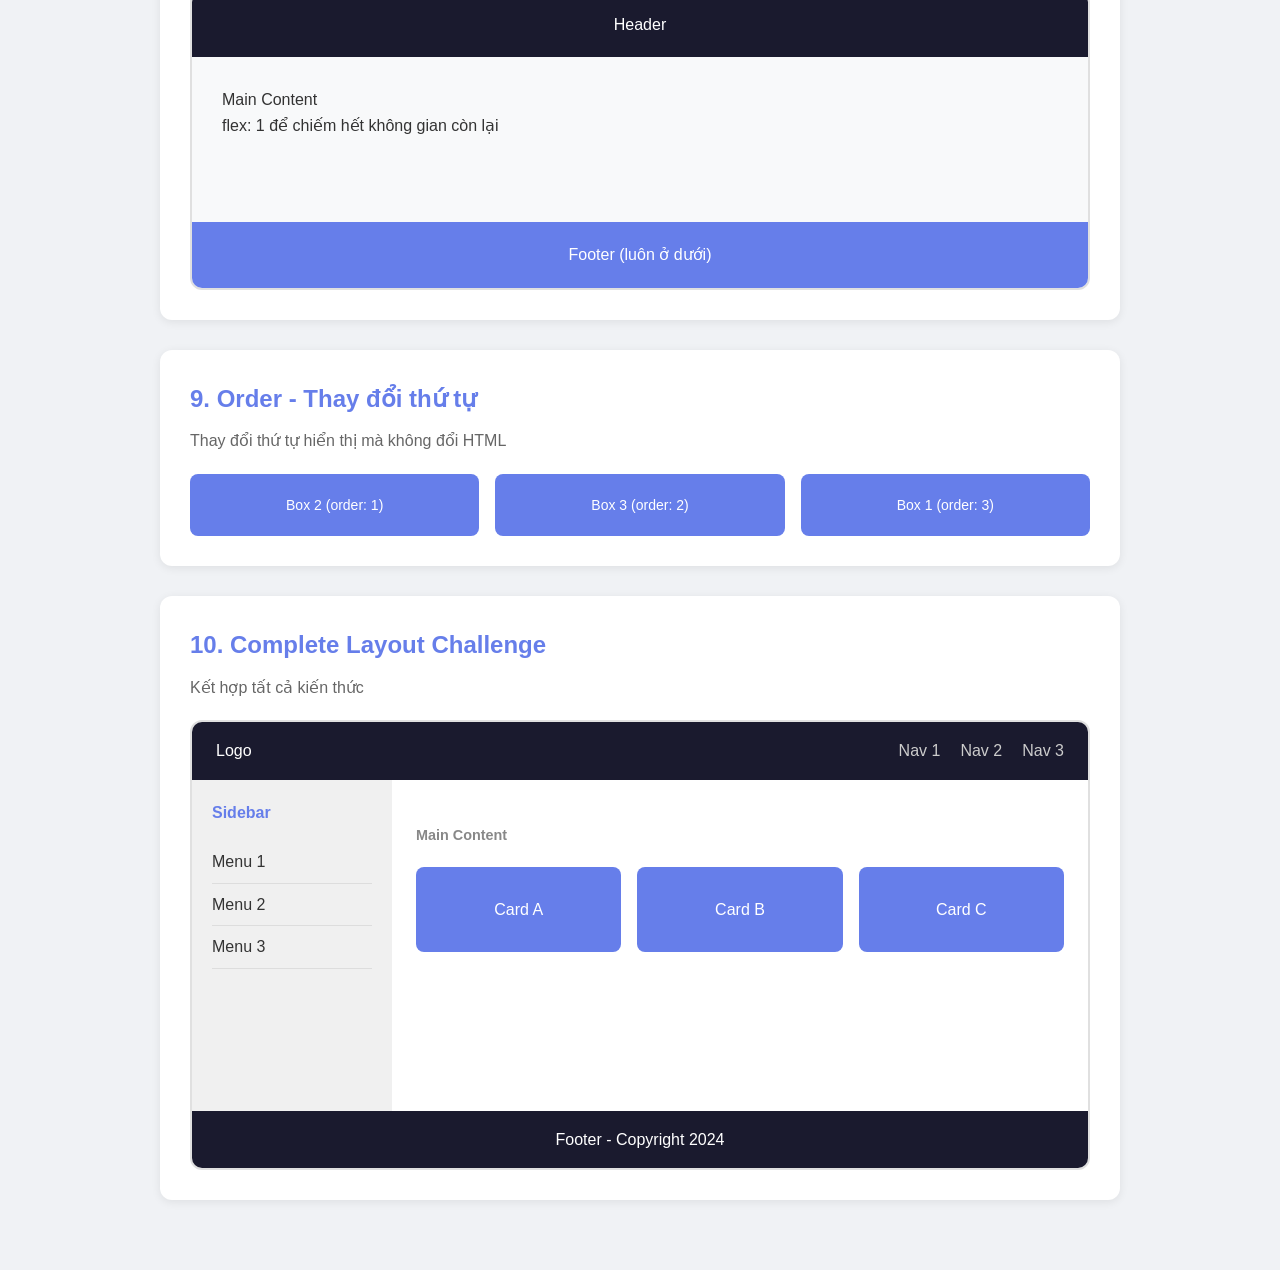
<file: 01-css-fundamentals/05-flexbox/exercise.html>
<!DOCTYPE html>
<html lang="vi">

<head>
    <meta charset="UTF-8">
    <meta name="viewport" content="width=device-width, initial-scale=1.0">
    <title>Flexbox Complete Practice</title>
    <link rel="stylesheet" href="styles.css">
</head>

<body>
    <div class="container">
        <h1>💪 Flexbox Practice</h1>
        <p class="intro">Hoàn thành các bài tập để master Flexbox!</p>

        <!-- Exercise 1: Basic Flex -->
        <section class="exercise">
            <h2>1. Basic Flexbox</h2>
            <p>Biến các box thành hàng ngang với display: flex</p>

            <div class="boxes-row">
                <div class="box">1</div>
                <div class="box">2</div>
                <div class="box">3</div>
            </div>
        </section>

        <!-- Exercise 2: Justify Content -->
        <section class="exercise">
            <h2>2. Justify Content</h2>
            <p>Căn chỉnh theo trục ngang</p>

            <h3>flex-start (mặc định)</h3>
            <div class="justify-demo start">
                <div class="box">1</div>
                <div class="box">2</div>
                <div class="box">3</div>
            </div>

            <h3>center</h3>
            <div class="justify-demo center">
                <div class="box">1</div>
                <div class="box">2</div>
                <div class="box">3</div>
            </div>

            <h3>space-between</h3>
            <div class="justify-demo between">
                <div class="box">1</div>
                <div class="box">2</div>
                <div class="box">3</div>
            </div>

            <h3>space-evenly</h3>
            <div class="justify-demo evenly">
                <div class="box">1</div>
                <div class="box">2</div>
                <div class="box">3</div>
            </div>
        </section>

        <!-- Exercise 3: Align Items -->
        <section class="exercise">
            <h2>3. Align Items</h2>
            <p>Căn chỉnh theo trục dọc</p>

            <div class="align-demo-container">
                <div class="align-demo start">
                    <span class="label">flex-start</span>
                    <div class="box">1</div>
                    <div class="box tall">2</div>
                    <div class="box">3</div>
                </div>

                <div class="align-demo center">
                    <span class="label">center</span>
                    <div class="box">1</div>
                    <div class="box tall">2</div>
                    <div class="box">3</div>
                </div>

                <div class="align-demo end">
                    <span class="label">flex-end</span>
                    <div class="box">1</div>
                    <div class="box tall">2</div>
                    <div class="box">3</div>
                </div>
            </div>
        </section>

        <!-- Exercise 4: Perfect Center -->
        <section class="exercise">
            <h2>4. Perfect Center ⭐</h2>
            <p>Căn giữa hoàn hảo - sử dụng justify-content + align-items</p>

            <div class="perfect-center">
                <div class="centered-box">
                    <h3>Căn giữa hoàn hảo!</h3>
                    <p>Dùng flex + justify + align</p>
                </div>
            </div>
        </section>

        <!-- Exercise 5: Navbar -->
        <section class="exercise">
            <h2>5. Real-World: Navbar</h2>

            <nav class="navbar">
                <div class="nav-logo">🚀 Brand</div>
                <ul class="nav-menu">
                    <li><a href="#">Home</a></li>
                    <li><a href="#">About</a></li>
                    <li><a href="#">Services</a></li>
                    <li><a href="#">Contact</a></li>
                </ul>
                <button class="nav-cta">Get Started</button>
            </nav>
        </section>

        <!-- Exercise 6: Flex Grow -->
        <section class="exercise">
            <h2>6. Flex Grow</h2>
            <p>Phân chia không gian</p>

            <h3>flex: 1 cho tất cả (đều nhau)</h3>
            <div class="grow-demo">
                <div class="grow-box equal">flex: 1</div>
                <div class="grow-box equal">flex: 1</div>
                <div class="grow-box equal">flex: 1</div>
            </div>

            <h3>flex: 2 cho box giữa (gấp đôi)</h3>
            <div class="grow-demo">
                <div class="grow-box one">flex: 1</div>
                <div class="grow-box two">flex: 2</div>
                <div class="grow-box one">flex: 1</div>
            </div>

            <h3>Sidebar cố định + Main linh hoạt</h3>
            <div class="grow-demo">
                <div class="grow-box fixed">flex: 0 0 150px</div>
                <div class="grow-box flexible">flex: 1</div>
            </div>
        </section>

        <!-- Exercise 7: Flex Wrap -->
        <section class="exercise">
            <h2>7. Flex Wrap - Responsive Cards</h2>
            <p>Cards tự động xuống dòng khi hết chỗ</p>

            <div class="cards-wrap">
                <div class="card-item">Card 1</div>
                <div class="card-item">Card 2</div>
                <div class="card-item">Card 3</div>
                <div class="card-item">Card 4</div>
                <div class="card-item">Card 5</div>
                <div class="card-item">Card 6</div>
            </div>
        </section>

        <!-- Exercise 8: Direction Column -->
        <section class="exercise">
            <h2>8. Flex Direction Column</h2>
            <p>Xếp theo chiều dọc</p>

            <div class="column-demo">
                <header class="column-header">Header</header>
                <main class="column-main">
                    Main Content
                    <p>flex: 1 để chiếm hết không gian còn lại</p>
                </main>
                <footer class="column-footer">Footer (luôn ở dưới)</footer>
            </div>
        </section>

        <!-- Exercise 9: Order -->
        <section class="exercise">
            <h2>9. Order - Thay đổi thứ tự</h2>
            <p>Thay đổi thứ tự hiển thị mà không đổi HTML</p>

            <div class="order-demo">
                <div class="order-box" style="order: 3">Box 1 (order: 3)</div>
                <div class="order-box" style="order: 1">Box 2 (order: 1)</div>
                <div class="order-box" style="order: 2">Box 3 (order: 2)</div>
            </div>
        </section>

        <!-- Exercise 10: Complete Layout -->
        <section class="exercise">
            <h2>10. Complete Layout Challenge</h2>
            <p>Kết hợp tất cả kiến thức</p>

            <div class="complete-layout">
                <header class="layout-header">
                    <div class="header-logo">Logo</div>
                    <nav class="header-nav">
                        <a href="#">Nav 1</a>
                        <a href="#">Nav 2</a>
                        <a href="#">Nav 3</a>
                    </nav>
                </header>

                <div class="layout-body">
                    <aside class="layout-sidebar">
                        <h4>Sidebar</h4>
                        <ul>
                            <li>Menu 1</li>
                            <li>Menu 2</li>
                            <li>Menu 3</li>
                        </ul>
                    </aside>
                    <main class="layout-main">
                        <h3>Main Content</h3>
                        <div class="main-cards">
                            <div class="main-card">Card A</div>
                            <div class="main-card">Card B</div>
                            <div class="main-card">Card C</div>
                        </div>
                    </main>
                </div>

                <footer class="layout-footer">
                    Footer - Copyright 2024
                </footer>
            </div>
        </section>

    </div>
</body>

</html>
</file>
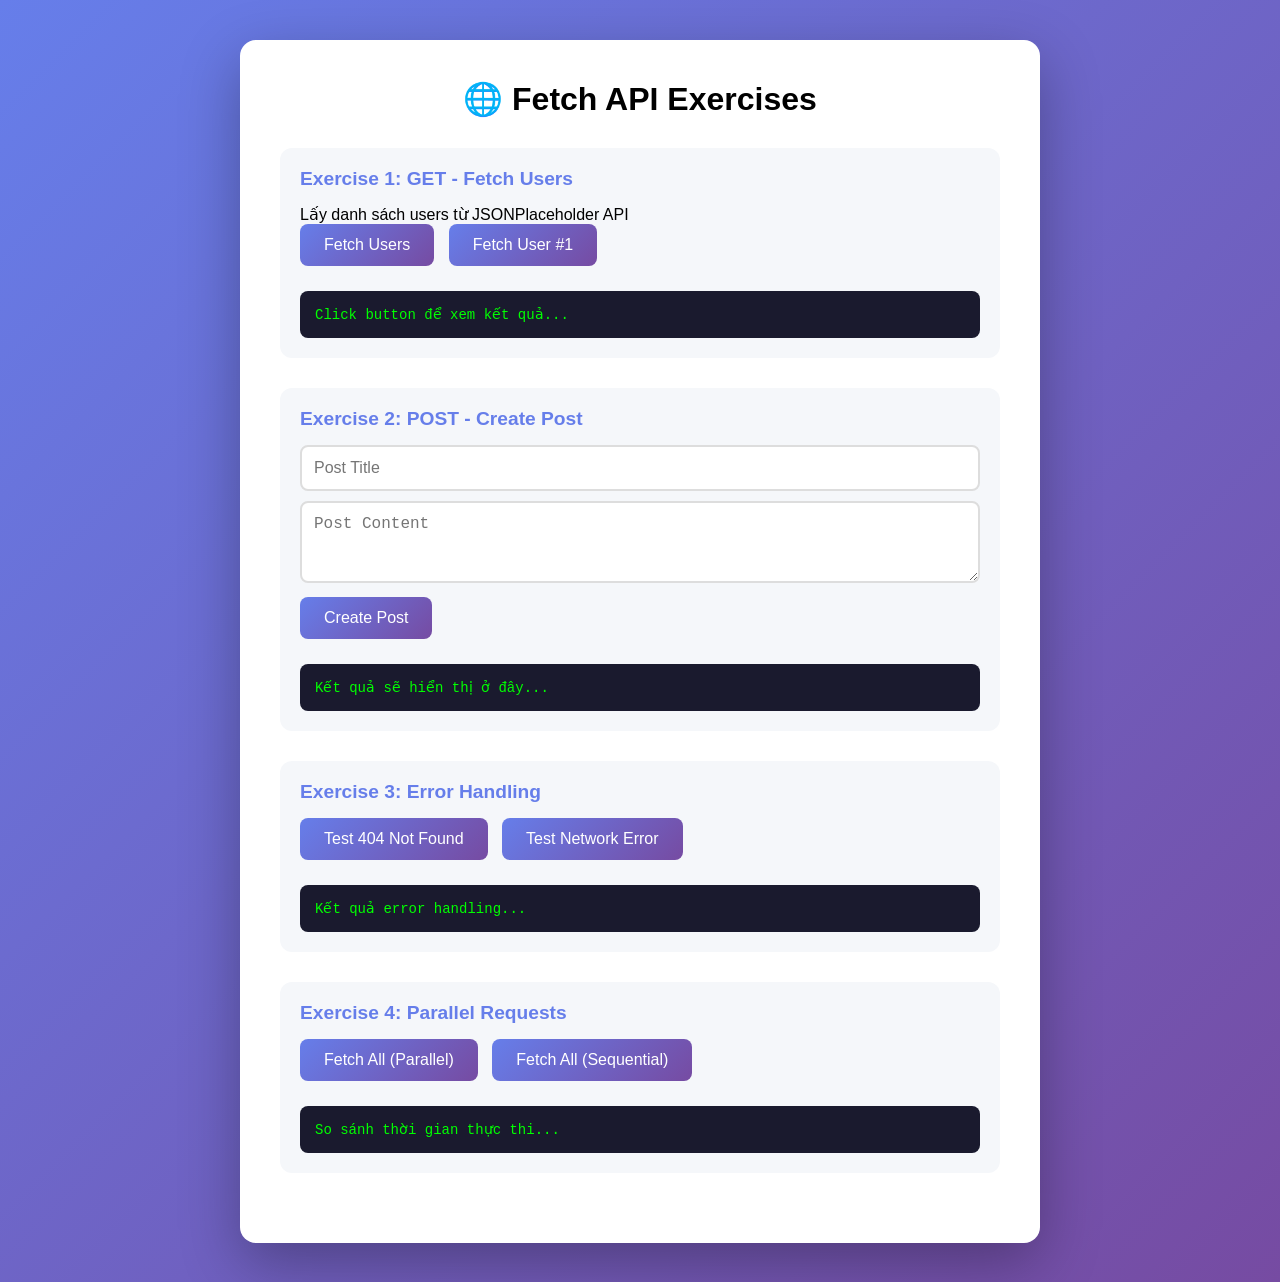
<file: 02-javascript-advanced/03-fetch-api/exercise.html>
<!DOCTYPE html>
<html lang="vi">

<head>
    <meta charset="UTF-8">
    <meta name="viewport" content="width=device-width, initial-scale=1.0">
    <title>Fetch API Exercise</title>
    <style>
        * {
            margin: 0;
            padding: 0;
            box-sizing: border-box;
        }

        body {
            font-family: 'Segoe UI', sans-serif;
            background: linear-gradient(135deg, #667eea 0%, #764ba2 100%);
            min-height: 100vh;
            padding: 40px 20px;
        }

        .container {
            max-width: 800px;
            margin: 0 auto;
            background: white;
            padding: 40px;
            border-radius: 16px;
            box-shadow: 0 20px 60px rgba(0, 0, 0, 0.3);
        }

        h1 {
            text-align: center;
            margin-bottom: 30px;
        }

        .exercise {
            margin-bottom: 30px;
            padding: 20px;
            background: #f5f7fa;
            border-radius: 12px;
        }

        .exercise h2 {
            color: #667eea;
            margin-bottom: 15px;
            font-size: 1.2rem;
        }

        button {
            background: linear-gradient(135deg, #667eea 0%, #764ba2 100%);
            color: white;
            border: none;
            padding: 12px 24px;
            border-radius: 8px;
            cursor: pointer;
            font-size: 1rem;
            margin-right: 10px;
            margin-bottom: 10px;
            transition: transform 0.2s;
        }

        button:hover {
            transform: translateY(-2px);
        }

        .output {
            margin-top: 15px;
            padding: 15px;
            background: #1a1a2e;
            color: #00ff00;
            border-radius: 8px;
            font-family: monospace;
            font-size: 14px;
            max-height: 300px;
            overflow-y: auto;
            white-space: pre-wrap;
        }

        input,
        textarea {
            width: 100%;
            padding: 12px;
            margin-bottom: 10px;
            border: 2px solid #ddd;
            border-radius: 8px;
            font-size: 1rem;
        }

        input:focus,
        textarea:focus {
            outline: none;
            border-color: #667eea;
        }

        .error {
            color: #ff4444;
        }

        .success {
            color: #00ff00;
        }
    </style>
</head>

<body>
    <div class="container">
        <h1>🌐 Fetch API Exercises</h1>

        <!-- Exercise 1: GET Users -->
        <div class="exercise">
            <h2>Exercise 1: GET - Fetch Users</h2>
            <p>Lấy danh sách users từ JSONPlaceholder API</p>
            <button onclick="fetchUsers()">Fetch Users</button>
            <button onclick="fetchUserById()">Fetch User #1</button>
            <div id="output1" class="output">Click button để xem kết quả...</div>
        </div>

        <!-- Exercise 2: POST -->
        <div class="exercise">
            <h2>Exercise 2: POST - Create Post</h2>
            <input type="text" id="postTitle" placeholder="Post Title">
            <textarea id="postBody" placeholder="Post Content" rows="3"></textarea>
            <button onclick="createPost()">Create Post</button>
            <div id="output2" class="output">Kết quả sẽ hiển thị ở đây...</div>
        </div>

        <!-- Exercise 3: Error Handling -->
        <div class="exercise">
            <h2>Exercise 3: Error Handling</h2>
            <button onclick="testNotFound()">Test 404 Not Found</button>
            <button onclick="testInvalidUrl()">Test Network Error</button>
            <div id="output3" class="output">Kết quả error handling...</div>
        </div>

        <!-- Exercise 4: Multiple Requests -->
        <div class="exercise">
            <h2>Exercise 4: Parallel Requests</h2>
            <button onclick="fetchAllParallel()">Fetch All (Parallel)</button>
            <button onclick="fetchAllSequential()">Fetch All (Sequential)</button>
            <div id="output4" class="output">So sánh thời gian thực thi...</div>
        </div>
    </div>

    <script>
        const API_BASE = 'https://jsonplaceholder.typicode.com';

        // Helper to display output
        function showOutput(elementId, data, isError = false) {
            const element = document.getElementById(elementId);
            element.className = `output ${isError ? 'error' : 'success'}`;
            element.textContent = typeof data === 'string' ? data : JSON.stringify(data, null, 2);
        }

        // ==========================================
        // EXERCISE 1: GET Request
        // TODO: Fetch users từ API
        // ==========================================
        async function fetchUsers() {
            showOutput('output1', 'Loading...');

            try {
                // TODO: Implement
                // const response = await fetch(`${API_BASE}/users`);
                // if (!response.ok) throw new Error(`HTTP ${response.status}`);
                // const users = await response.json();
                // showOutput('output1', users);

                showOutput('output1', 'TODO: Implement fetchUsers()');
            } catch (error) {
                showOutput('output1', `Error: ${error.message}`, true);
            }
        }

        async function fetchUserById() {
            showOutput('output1', 'Loading...');

            try {
                // TODO: Fetch user có id = 1
                showOutput('output1', 'TODO: Implement fetchUserById()');
            } catch (error) {
                showOutput('output1', `Error: ${error.message}`, true);
            }
        }

        // ==========================================
        // EXERCISE 2: POST Request
        // TODO: Tạo post mới
        // ==========================================
        async function createPost() {
            const title = document.getElementById('postTitle').value;
            const body = document.getElementById('postBody').value;

            if (!title || !body) {
                showOutput('output2', 'Please fill in all fields', true);
                return;
            }

            showOutput('output2', 'Creating post...');

            try {
                // TODO: POST request to /posts
                // const response = await fetch(`${API_BASE}/posts`, {
                //   method: 'POST',
                //   headers: { 'Content-Type': 'application/json' },
                //   body: JSON.stringify({ title, body, userId: 1 })
                // });

                showOutput('output2', 'TODO: Implement createPost()');
            } catch (error) {
                showOutput('output2', `Error: ${error.message}`, true);
            }
        }

        // ==========================================
        // EXERCISE 3: Error Handling
        // TODO: Xử lý các loại errors
        // ==========================================
        async function testNotFound() {
            showOutput('output3', 'Testing 404...');

            try {
                const response = await fetch(`${API_BASE}/users/999999`);

                // TODO: Check response.ok và throw error nếu không ok
                // Lưu ý: JSONPlaceholder trả về 200 cho mọi request nên dùng /invalid-endpoint

                if (!response.ok) {
                    throw new Error(`HTTP Error: ${response.status} ${response.statusText}`);
                }

                const data = await response.json();

                // Check empty response (JSONPlaceholder đặc thù)
                if (Object.keys(data).length === 0) {
                    showOutput('output3', '404 Not Found: User không tồn tại', true);
                } else {
                    showOutput('output3', data);
                }
            } catch (error) {
                showOutput('output3', `Handled Error: ${error.message}`, true);
            }
        }

        async function testInvalidUrl() {
            showOutput('output3', 'Testing network error...');

            try {
                // Intentionally invalid URL
                const response = await fetch('https://invalid-url-that-does-not-exist.com/api');
                const data = await response.json();
                showOutput('output3', data);
            } catch (error) {
                // TODO: Phân biệt network error vs HTTP error
                showOutput('output3', `Network Error: ${error.message}`, true);
            }
        }

        // ==========================================
        // EXERCISE 4: Parallel vs Sequential
        // TODO: So sánh performance
        // ==========================================
        async function fetchAllParallel() {
            showOutput('output4', 'Fetching in parallel...');
            const start = Date.now();

            try {
                // TODO: Dùng Promise.all để fetch song song
                // const [users, posts, comments] = await Promise.all([
                //   fetch(`${API_BASE}/users`).then(r => r.json()),
                //   fetch(`${API_BASE}/posts`).then(r => r.json()),
                //   fetch(`${API_BASE}/comments`).then(r => r.json())
                // ]);

                const time = Date.now() - start;
                showOutput('output4', `TODO: Implement\nTime: ${time}ms`);
            } catch (error) {
                showOutput('output4', `Error: ${error.message}`, true);
            }
        }

        async function fetchAllSequential() {
            showOutput('output4', 'Fetching sequentially...');
            const start = Date.now();

            try {
                // TODO: Fetch tuần tự (từng cái một)
                // const usersRes = await fetch(`${API_BASE}/users`);
                // const users = await usersRes.json();
                // ...

                const time = Date.now() - start;
                showOutput('output4', `TODO: Implement\nTime: ${time}ms`);
            } catch (error) {
                showOutput('output4', `Error: ${error.message}`, true);
            }
        }
    </script>
</body>

</html>
</file>
<file: 01-css-fundamentals/shadow-styles.css>
:root {
    --primary-color: #4a90e2;
    --bg-color: #f0f2f5;
    --text-color: #333;
}

body {
    font-family: 'Segoe UI', Tahoma, Geneva, Verdana, sans-serif;
    background-color: var(--bg-color);
    color: var(--text-color);
    margin: 0;
    padding: 20px;
    line-height: 1.6;
}

header {
    text-align: center;
    margin-bottom: 50px;
}

.container {
    display: grid;
    grid-template-columns: repeat(auto-fit, minmax(300px, 1fr));
    gap: 30px;
    max-width: 1200px;
    margin: 0 auto;
}

.card {
    background: white;
    padding: 20px;
    border-radius: 12px;
    display: flex;
    flex-direction: column;
    align-items: center;
    border: 1px solid #eee;
}

.box {
    width: 150px;
    height: 150px;
    background-color: white;
    margin: 30px 0;
    display: flex;
    align-items: center;
    justify-content: center;
    text-align: center;
    font-size: 0.9rem;
    padding: 10px;
    border: 1px solid #ddd;
    border-radius: 8px;
    transition: transform 0.3s;
}

.box:hover {
    transform: translateY(-5px);
}

/* 1. Basic Shadow */
.basic {
    box-shadow: 10px 10px;
}

/* 2. Blur Shadow */
.blur {
    box-shadow: 10px 10px 15px gray;
}

/* 3. Spread Shadow */
.spread {
    box-shadow: 0 0 20px 10px rgba(135, 206, 235, 0.5);
    border: none;
}

/* 4. Soft Modern Shadow */
.soft {
    box-shadow: 0 10px 40px rgba(0, 0, 0, 0.15);
    border: none;
}

/* 5. Inset Shadow */
.inset {
    box-shadow: inset 0 0 20px rgba(0, 0, 0, 0.5);
    background-color: #eee;
}

/* 6. Multiple Shadows */
.multiple {
    border: none;
    background-color: #fff;
    /* Lớp 1: bóng ngoài, Lớp 2: bóng đổ sâu hơn, Lớp 3: viền màu */
    box-shadow:
        0 5px 10px rgba(0, 0, 0, 0.1),
        0 15px 25px rgba(0, 0, 0, 0.05),
        0 0 0 5px #4a90e2;
}

.desc {
    font-size: 0.9rem;
    color: #666;
    margin-top: 10px;
}
</file>
<file: 01-css-fundamentals/00-css-basics/styles.css>
/* ==========================================
   BÀI 00: CSS BASICS
   File này demo tất cả concepts cơ bản
   ========================================== */

/* ===================
   1. RESET & BASE
   Đây là phần "reset" - loại bỏ styles mặc định của browser
   =================== */
* {
    margin: 0;
    padding: 0;
    box-sizing: border-box;
}

body {
    font-family: 'Segoe UI', Tahoma, Geneva, Verdana, sans-serif;
    font-size: 16px;
    line-height: 1.6;
    color: #333;
    /* background-color: #f5f7fa; */
    background-image: url('https://picsum.photos/1920/1080');
    /* background-size: cover;
    background-position: center; */
}

/* ===================
   2. CONTAINER
   Giới hạn chiều rộng và căn giữa nội dung
   =================== */
.container {
    max-width: 800px;
    /* Chiều rộng tối đa */
    margin: 0 auto;
    /* Căn giữa horizontal */
    padding: 40px 20px;
    /* Padding top-bottom | left-right */
    /* background-color: #f5f7fa; */
}

/* ===================
   3. HEADER
   =================== */
.header {
    text-align: center;
    margin-bottom: 40px;
}

.header h1 {
    font-size: 2.5rem;
    /* 2.5 x 16px = 40px */
    color: #1a1a2e;
    margin-bottom: 10px;
}

.subtitle {
    font-size: 1.125rem;
    /* 18px */
    color: #666;
}

/* ===================
   4. CARD COMPONENT
   Tái sử dụng cho mọi section
   =================== */
.card {
    /* background-image: inherit; */
    background: white;
    border-radius: 10px;
    padding: 30px;
    margin-bottom: 24px;
    box-shadow: 0 2px 10px rgba(0, 0, 0, 0.08);
    /* border-color: red;
    border-width: 2px;
    border-style: solid; */
}

.card h2 {
    font-size: 1.25rem;
    /* 20px */
    color: #1a1a2e;
    margin-bottom: 20px;
    padding-bottom: 10px;
    border-bottom: 2px solid #f0f0f0;
}

/* ===================
   5. TEXT STYLING
   =================== */
.paragraph {
    margin-bottom: 16px;
    color: #444;
}

.highlight {
    background-color: #fff3cd;
    padding: 2px 6px;
    border-radius: 4px;
}

.bold {
    font-weight: 700;
}

.italic {
    font-style: italic;
}

.small-text {
    font-size: 12px;
    color: #888;
}

.large-text {
    font-size: 24px;
    color: #333;
    font-weight: 600;
}

/* ===================
   6. COLORS DEMO
   =================== */
.color-boxes {
    display: flex;
    gap: 16px;
    flex-wrap: wrap;
}

.color-box {
    width: 100px;
    height: 60px;
    display: flex;
    align-items: center;
    justify-content: center;
    color: white;
    font-weight: 600;
    border-radius: 8px;
}

.color-box.red {
    background-color: #e74c3c;
}

.color-box.green {
    background-color: #27ae60;
}

.color-box.blue {
    background-color: #3498db;
}

.color-box.gradient {
    background: linear-gradient(135deg, #667eea 0%, #764ba2 100%);
}

/* ===================
   7. BUTTONS
   =================== */
.buttons {
    display: flex;
    gap: 12px;
    flex-wrap: wrap;
}

.btn {
    padding: 10px 20px;
    font-size: 14px;
    font-weight: 600;
    border: 2px solid #ddd;
    border-radius: 6px;
    background: white;
    color: #333;
    cursor: pointer;
    transition: all 0.3s ease 0s;
}

.btn:hover {
    transform: translateY(-2px);
    box-shadow: 0 4px 12px rgba(0, 0, 0, 0.15);
}

.btn-primary {
    background: #667eea;
    border-color: #667eea;
    color: white;
}

.btn-primary:hover {
    background: #5a6fd6;
}

.btn-success {
    background: #27ae60;
    border-color: #27ae60;
    color: white;
}

.btn-danger {
    background: #e74c3c;
    border-color: #e74c3c;
    color: white;
}

.btn-outline {
    background: transparent;
    border-color: #667eea;
    color: #667eea;
}

.btn-outline:hover {
    background: #667eea;
    color: white;
}

/* ===================
   8. BORDERS
   =================== */
.border-boxes {
    display: flex;
    gap: 16px;
    flex-wrap: wrap;
}

.border-box {
    width: 100px;
    height: 100px;
    display: flex;
    align-items: center;
    justify-content: center;
    background: #f8f9fa;
    font-size: 14px;
    color: #666;
}

.border-box.solid {
    border: 3px solid #667eea;
}

.border-box.dashed {
    border: 3px dashed #667eea;
}

.border-box.rounded {
    border: 3px solid #667eea;
    border-radius: 16px;
}

.border-box.circle {
    border: 3px solid #667eea;
    border-radius: 50%;
}

/* ===================
   9. BACKGROUNDS
   =================== */
.bg-boxes {
    display: flex;
    gap: 16px;
    flex-wrap: wrap;
}

.bg-box {
    width: 100px;
    height: 100px;
    display: flex;
    align-items: center;
    justify-content: center;
    border-radius: 8px;
    font-weight: 600;
    color: white;
    text-shadow: 0 1px 2px rgba(0, 0, 0, 0.3);
}

.bg-color {
    background-color: #1a1a2e;
}

.bg-gradient {
    background: linear-gradient(135deg, #667eea 0%, #764ba2 100%);
}

.bg-image {
    background-image: url('https://picsum.photos/300/200');
    background-size: cover;
    background-position: center;
}

/* ===================
   10. FOOTER
   =================== */
.footer {
    text-align: center;
    padding: 20px;
    color: #888;
    font-size: 14px;
}

/* ===================
   BÀI TẬP: THỬ THAY ĐỔI
   
   1. Đổi màu background của body sang #e0e5ec
   2. Đổi font-size của .header h1 sang 3rem
   3. Đổi màu của .btn-primary sang #e74c3c
   4. Thêm border-radius: 20px cho .card
   5. Đổi gradient colors của .bg-gradient
   =================== */
</file>
<file: 01-css-fundamentals/01-box-model/styles.css>
/* ==========================================
   Box Model Exercise - Starter CSS
   
   TODO: Hoàn thành các phần được đánh dấu
   ========================================== */

/* Reset cơ bản */
*,
*::before,
*::after {
  margin: 0;
  padding: 0;
  box-sizing: border-box;
}

body {
  font-family: 'Segoe UI', Tahoma, Geneva, Verdana, sans-serif;
  background: linear-gradient(135deg, #667eea 0%, #764ba2 100%);
  min-height: 100vh;
  padding: 40px 20px;
}

.container {
  max-width: 800px;
  margin: 0 auto;
  background: white;
  border-radius: 16px;
  padding: 40px;
  box-shadow: 0 20px 60px rgba(0, 0, 0, 0.3);
}

h1 {
  text-align: center;
  color: #333;
  margin-bottom: 40px;
}

.exercise {
  margin-bottom: 50px;
  padding-bottom: 30px;
  border-bottom: 1px dashed #ddd;
  /* background-color: white; */
}

.exercise h2 {
  color: #667eea;
  margin-bottom: 20px;
  font-size: 1.3rem;
}

/* ==========================================
   BÀI TẬP 1: Card Component
   TODO: Style cho .card
   ========================================== */
.card {
  /* 
   * Thêm CSS ở đây:
   * - padding: 24px
   * - border: 2px solid #e0e0e0
   * - border-radius: 12px
   * - margin-bottom: 20px
   * - box-shadow: 0 4px 15px rgba(0,0,0,0.1)
   */
  padding: 24px;
  border: 2px solid #e0e0e0;
  border-radius: 12px;
  margin-bottom: 20px;
  box-shadow: 0 4px 15px rgba(0, 0, 0, 0.1);
}

.card h3 {
  color: #333;
  margin-bottom: 12px;
}

.card p {
  color: #666;
  margin-bottom: 16px;
  line-height: 1.6;
}

.card .price {
  display: inline-block;
  background: linear-gradient(135deg, #667eea, #764ba2);
  color: white;
  padding: 8px 16px;
  border-radius: 20px;
  font-weight: bold;
}

/* ==========================================
   BÀI TẬP 2: Centering
   TODO: Căn giữa .center-box
   ========================================== */
.center-container {
  background: #f5f5f5;
  padding: 30px;
  border-radius: 8px;
}

.center-box {
  background: #667eea;
  color: white;
  padding: 20px;
  text-align: center;
  border-radius: 8px;
  /* 
   * TODO: Thêm CSS để căn giữa
   * - width: 200px
   * - margin: ? 
   */
  width: 200px;
  margin: 0 auto;
}

/* ==========================================
   BÀI TẬP 3: Margin & Spacing
   TODO: Thêm margin và padding
   ========================================== */
.items-container {
  background: #f0f0f0;
  border-radius: 8px;
  /* TODO: Thêm padding */
  padding: 20px;
}

.item {
  background: white;
  padding: 16px;
  border-radius: 6px;
  border-left: 4px solid #667eea;
  margin: 20px 0;

  /* 
   * TODO: Thêm margin: 20px 0
   * Quan sát: margin giữa các items có collapse không?
   */
}

/* ==========================================
   BÀI TẬP 4: CSS Selectors
   TODO: Style theo yêu cầu mà KHÔNG thêm class
   ========================================== */
.selector-list {
  list-style: none;
}

.selector-list li {
  padding: 12px 16px;
  border-bottom: 1px solid #eee;
}

/* TODO: li đầu tiên - màu xanh lá (#27ae60) */
.selector-list li:first-child {
  color: #27ae60;
}

/* TODO: li cuối cùng - màu đỏ (#e74c3c) */
.selector-list li:last-child {
  color: #e74c3c;
}

/* TODO: li chẵn - background #f9f9f9 */
.selector-list li:nth-child(even) {
  background-color: #f9f9f9;
}

/* TODO: Link khi hover - màu cam (#f39c12) */
.selector-list a:hover {
  color: #f39c12;
}


/* ==========================================
   BÀI TẬP 5: Box Sizing Comparison
   TODO: So sánh content-box vs border-box
   ========================================== */
.box-sizing-demo {
  display: flex;
  gap: 20px;
  flex-wrap: wrap;
}

.box-content,
.box-border {
  /* Cả 2 đều width: 300px, padding: 20px, border: 5px solid */
  width: 300px;
  padding: 20px;
  border: 5px solid #667eea;
  background: #f0f4ff;
  text-align: center;
  margin-bottom: 10px;
}

.box-content {
  /* TODO: box-sizing: content-box */
  /* Kích thước thực tế sẽ là: 300 + 20*2 + 5*2 = 350px */
  box-sizing: content-box;
}

.box-border {
  /* TODO: box-sizing: border-box */
  /* Kích thước thực tế sẽ vẫn là: 300px */
  box-sizing: border-box;
}

/* ==========================================
   SOLUTION (Bỏ comment khi cần xem đáp án)
   ========================================== */
/*
.card {
  padding: 24px;
  border: 2px solid #e0e0e0;
  border-radius: 12px;
  margin-bottom: 20px;
  box-shadow: 0 4px 15px rgba(0,0,0,0.1);
}

.center-box {
  width: 200px;
  margin: 0 auto;
}

.items-container {
  padding: 20px;
}

.item {
  margin: 20px 0;
}

.selector-list li:first-child {
  color: #27ae60;
}

.selector-list li:last-child {
  color: #e74c3c;
}

.selector-list li:nth-child(2n) {
  background: #f9f9f9;
}

.selector-list a:hover {
  color: #f39c12;
}

.box-content {
  box-sizing: content-box;
}

.box-border {
  box-sizing: border-box;
}
*/
</file>
<file: 01-css-fundamentals/01-selectors/styles.css>
/* ==========================================
   BÀI 01: SELECTORS PRACTICE
   Hoàn thành các TODO bên dưới
   ========================================== */

/* Reset */
* {
    margin: 0;
    padding: 0;
    box-sizing: border-box;
}

body {
    font-family: 'Segoe UI', sans-serif;
    background: #f0f2f5;
    color: #333;
    line-height: 1.6;
}

.container {
    max-width: 900px;
    margin: 0 auto;
    padding: 40px 20px;
}

h1 {
    text-align: center;
    margin-bottom: 40px;
    color: #1a1a2e;
}

.exercise {
    background: white;
    padding: 30px;
    margin-bottom: 30px;
    border-radius: 12px;
    box-shadow: 0 2px 10px rgba(0, 0, 0, 0.08);
}

.exercise h2 {
    color: #667eea;
    margin-bottom: 10px;
    font-size: 1.25rem;
}

.exercise>p {
    color: #666;
    margin-bottom: 20px;
}

/* ==========================================
   EXERCISE 1: Button Class Selectors
   TODO: Style các buttons
   ========================================== */
.button-group {
    display: flex;
    gap: 12px;
    flex-wrap: wrap;
}

.btn {
    /* TODO: Thêm styles cơ bản cho button
   * padding: 10px 20px
   * border: none
   * border-radius: 6px
   * font-size: 14px
   * font-weight: 600
   * cursor: pointer
   * transition: all 0.3s
   */
    padding: 10px 20px;
    border: none;
    border-radius: 6px;
    font-size: 14px;
    font-weight: 600;
    cursor: pointer;
    transition: all 0.3s;
}

.btn.primary {
    /* TODO: background: #667eea, color: white */
    background: #667eea;
    color: white;
}

.btn.secondary {
    /* TODO: background: #6c757d, color: white */
    background: #6c757d;
    color: white;
}

.btn.danger {
    /* TODO: background: #e74c3c, color: white */
    background: #e74c3c;
    color: white;
}

.btn.success {
    /* TODO: background: #27ae60, color: white */
    background: #27ae60;
    color: white;
}

/* Hover effect cho tất cả buttons */
.btn:hover {
    /* TODO: transform: translateY(-2px), box-shadow */
    transform: translateY(-2px);
    box-shadow: 0 4px 10px rgba(0, 0, 0, 0.1);
}

/* ==========================================
   EXERCISE 2: Descendant Selectors
   TODO: Style nav links khác với paragraph links
   ========================================== */
.main-nav {
    background: linear-gradient(135deg, #667eea, #764ba2);
    padding: 16px 24px;
    border-radius: 8px;
    margin-bottom: 16px;
}

.main-nav a {
    /* TODO: 
   * color: white
   * text-decoration: none
   * padding: 8px 16px
   * border-radius: 4px
   * margin-right: 8px
   */
   color: white;
   text-decoration: none;
   padding: 8px 16px;
   border-radius: 4px;
   margin-right: 8px;
}

.main-nav a:hover {
    /* TODO: background: rgba(255,255,255,0.2) */
    background: rgba(255,255,255,0.2);
}

/* Paragraph links - khác style */
p a {
    /* TODO: color: #667eea, text-decoration: underline on hover */
    color: #667eea;
}

/* ==========================================
   EXERCISE 3: Card Hover Effects
   ========================================== */
.card-group {
    display: flex;
    gap: 20px;
    flex-wrap: wrap;
}

.card {
    flex: 1;
    min-width: 200px;
    padding: 24px;
    background: #f8f9fa;
    border: 2px solid #e9ecef;
    border-radius: 12px;
    transition: all 1s ease;
}

.card h3 {
    margin-bottom: 8px;
}

.card:hover {
    /* TODO:
   * transform: translateY(-8px)
   * box-shadow: 0 10px 30px rgba(0,0,0,0.15)
   * border-color: #667eea
   */
   transform: translateY(-8px) scale(1.1);
   box-shadow: 0 10px 30px rgba(0,0,0,0.15);
   border-color: #667eea;
}

/* ==========================================
   EXERCISE 4: Table nth-child
   ========================================== */
.data-table {
    width: 100%;
    border-collapse: collapse;
}

.data-table th,
.data-table td {
    padding: 12px 16px;
    text-align: left;
    border-bottom: 1px solid #e9ecef;
}

.data-table th {
    background: #1a1a2e;
    color: white;
}

/* TODO: Alternating row colors */
.data-table tbody tr:nth-child(odd) {
    background: #f8f9fa
}

.data-table tbody tr:nth-child(even) {
    background: white
}

.data-table tbody tr:hover {
    background: #e3f2fd
}

/* ==========================================
   EXERCISE 5: First & Last Child
   ========================================== */
.menu-list {
    list-style: none;
    background: #f8f9fa;
    border-radius: 8px;
    overflow: hidden;
}

.menu-list li {
    padding: 16px 20px;
    border-bottom: 1px solid #e9ecef;
}

.menu-list li:first-child {
    /* TODO: font-weight: 700, color: #667eea */
    font-weight: 700;
    color: #667eea;
}

.menu-list li:last-child {
    /* TODO: border-bottom: none */
    border-bottom: none;
}

.menu-list li:hover {
    background: #e9ecef;
}

/* ==========================================
   EXERCISE 6: Form States
   ========================================== */
.demo-form {
    max-width: 400px;
}

.form-group {
    margin-bottom: 20px;
}

.form-group label {
    display: block;
    margin-bottom: 6px;
    font-weight: 600;
    color: #333;
}

.form-group input[type="text"],
.form-group input[type="email"],
.form-group textarea {
    width: 100%;
    padding: 12px;
    border: 2px solid #e9ecef;
    border-radius: 8px;
    font-size: 16px;
    transition: all 0.3s;
}

/* TODO: Focus state */
.form-group input:focus,
.form-group textarea:focus {
    /* 
   * outline: none
   * border-color: #667eea
   * box-shadow: 0 0 0 3px rgba(102, 126, 234, 0.2)
   */
   outline: none;
   border-color: #667eea;
   box-shadow: 0 0 0 3px rgba(102, 126, 234, 0.2);
}

/* TODO: Required indicator */
.form-group input:required {
    /* border-left: 4px solid #e74c3c */
    border-left: 4px solid #e74c3c;
}

/* Checkbox styling */
.form-group input[type="checkbox"] {
    width: auto;
    margin-right: 2px;
    width: 20px;
    height: 20px;
}

/* TODO: Checked label styling */
input[type="checkbox"]:checked+label {
    /* color: #27ae60, font-weight: 600 */
    color: #27ae60;
    font-weight: 600;
}

/* ==========================================
   EXERCISE 7: Pseudo-elements
   ========================================== */
.quote {
    font-size: 1.25rem;
    font-style: italic;
    color: #555;
    padding: 20px 30px;
    background: #f8f9fa;
    border-left: 4px solid #667eea;
    margin-bottom: 10px;
}

/* TODO: Add quotation marks với ::before và ::after */
.quote::before {
    /* content: '"', font-size: 2rem, color: #667eea */
    content: "\201C";
    font-size: 2rem;
    color: #667eea;
}

.quote::after {
    /* content: '"' */
    content: "\201D";
    font-size: 2rem;
    color: #667eea;
}

.quote-author {
    display: block;
    text-align: right;
    color: #888;
    margin-bottom: 30px;
}

/* Tooltip với pseudo-element */
.tooltip-demo {
    margin-top: 20px;
}

.tooltip {
    position: relative;
    display: inline-block;
    padding: 10px 20px;
    background: #667eea;
    color: white;
    border-radius: 6px;
    cursor: help;
}

/* TODO: Tooltip content */
.tooltip::after {
    /* 
   * content: attr(data-tip)
   * position: absolute
   * bottom: 100%
   * left: 50%
   * transform: translateX(-50%)
   * padding: 8px 12px
   * background: #1a1a2e
   * color: white
   * border-radius: 4px
   * font-size: 12px
   * white-space: nowrap
   * opacity: 0
   * visibility: hidden
   * transition: all 0.3s
   */
   content: attr(data-tip);
   position: absolute;
   bottom: 100%;
   left: 50%;
   transform: translateX(-50%);
   padding: 8px 12px;
   background: #1a1a2e;
   color: white;
   border-radius: 4px;
   font-size: 12px;
   white-space: nowrap;
   opacity: 0;
   visibility: hidden;
   transition: all 0.3s;
}

.tooltip:hover::after {
    /* 
   * opacity: 1
   * visibility: visible
   * bottom: calc(100% + 10px)
   */
   opacity: 1;
   visibility: visible;
   bottom: calc(100% + 10px);
}

/* ==========================================
   SOLUTION - Uncomment để xem đáp án
   ========================================== */
/*
.btn {
  padding: 10px 20px;
  border: none;
  border-radius: 6px;
  font-size: 14px;
  font-weight: 600;
  cursor: pointer;
  transition: all 0.3s;
  background: #e9ecef;
}

.btn.primary { background: #667eea; color: white; }
.btn.secondary { background: #6c757d; color: white; }
.btn.danger { background: #e74c3c; color: white; }
.btn.success { background: #27ae60; color: white; }

.btn:hover {
  transform: translateY(-2px);
  box-shadow: 0 4px 12px rgba(0,0,0,0.2);
}

.main-nav a {
  color: white;
  text-decoration: none;
  padding: 8px 16px;
  border-radius: 4px;
  margin-right: 8px;
  display: inline-block;
}

.main-nav a:hover {
  background: rgba(255,255,255,0.2);
}

p a {
  color: #667eea;
}

p a:hover {
  text-decoration: underline;
}

.card:hover {
  transform: translateY(-8px);
  box-shadow: 0 10px 30px rgba(0,0,0,0.15);
  border-color: #667eea;
}

.data-table tbody tr:nth-child(odd) { background: #f8f9fa; }
.data-table tbody tr:nth-child(even) { background: white; }
.data-table tbody tr:hover { background: #e3f2fd; }

.menu-list li:first-child { font-weight: 700; color: #667eea; }
.menu-list li:last-child { border-bottom: none; }

.form-group input:focus,
.form-group textarea:focus {
  outline: none;
  border-color: #667eea;
  box-shadow: 0 0 0 3px rgba(102, 126, 234, 0.2);
}

.form-group input:required {
  border-left: 4px solid #e74c3c;
}

input[type="checkbox"]:checked + label {
  color: #27ae60;
  font-weight: 600;
}

.quote::before {
  content: '"';
  font-size: 2rem;
  color: #667eea;
  line-height: 0;
  vertical-align: -0.4em;
  margin-right: 4px;
}

.quote::after {
  content: '"';
  font-size: 2rem;
  color: #667eea;
  line-height: 0;
  vertical-align: -0.4em;
  margin-left: 4px;
}

.tooltip::after {
  content: attr(data-tip);
  position: absolute;
  bottom: 100%;
  left: 50%;
  transform: translateX(-50%);
  padding: 8px 12px;
  background: #1a1a2e;
  color: white;
  border-radius: 4px;
  font-size: 12px;
  white-space: nowrap;
  opacity: 0;
  visibility: hidden;
  transition: all 0.3s;
  margin-bottom: 5px;
}

.tooltip:hover::after {
  opacity: 1;
  visibility: visible;
  margin-bottom: 10px;
}
*/
</file>
<file: 01-css-fundamentals/02-flexbox/styles.css>
/* ==========================================
   Flexbox Exercise - Starter CSS
   ========================================== */

* {
    margin: 0;
    padding: 0;
    box-sizing: border-box;
}

body {
    font-family: 'Segoe UI', Tahoma, Geneva, Verdana, sans-serif;
    line-height: 1.6;
    color: #333;
}

a {
    text-decoration: none;
    color: inherit;
}

ul {
    list-style: none;
}

/* ==========================================
   BÀI TẬP 1: Navbar
   TODO: 
   - display: flex
   - justify-content: space-between
   - align-items: center
   ========================================== */
.navbar {
    background: linear-gradient(135deg, #667eea 0%, #764ba2 100%);
    padding: 16px 40px;
    color: white;
    display: flex;
    justify-content: space-between;
    align-items: center;
    /* TODO: Thêm flexbox properties */
}

.logo {
    font-size: 1.5rem;
    font-weight: bold;
}

.nav-menu {
    display: flex;
    gap: 8px;
    /* TODO: display: flex với gap */
}

.nav-menu li a {
    padding: 8px 16px;
    border-radius: 4px;
    transition: background 0.3s;
}

.nav-menu li a:hover {
    background: rgba(255, 255, 255, 0.2);
}

/* ==========================================
   BÀI TẬP 2: Hero Section
   TODO:
   - display: flex
   - justify-content: center
   - align-items: center
   - min-height: 400px
   ========================================== */
.hero {
    background: linear-gradient(135deg, #f5f7fa 0%, #c3cfe2 100%);
    display: flex;
    justify-content: center;
    align-items: center;
    min-height: 400px;
    /* TODO: Căn giữa hoàn hảo với flexbox */
}

.hero-content {
    text-align: center;
}

.hero-content h1 {
    font-size: 3rem;
    margin-bottom: 16px;
    color: #333;
}

.hero-content p {
    font-size: 1.25rem;
    color: #666;
    margin-bottom: 24px;
}

.btn-primary {
    background: linear-gradient(135deg, #667eea 0%, #764ba2 100%);
    color: white;
    border: none;
    padding: 14px 32px;
    font-size: 1rem;
    border-radius: 30px;
    cursor: pointer;
    transition: transform 0.3s, box-shadow 0.3s;
}

.btn-primary:hover {
    transform: translateY(-2px);
    box-shadow: 0 10px 20px rgba(102, 126, 234, 0.4);
}

/* ==========================================
   BÀI TẬP 3: Cards Section
   TODO:
   - .cards-container: display: flex, flex-wrap: wrap, gap
   - .card: flex: 1 1 300px (hoặc tương tự)
   ========================================== */
.cards-section {
    padding: 80px 40px;
    background: white;
}

.cards-section h2 {
    text-align: center;
    font-size: 2rem;
    margin-bottom: 40px;
    color: #333;
}

.cards-container {
    max-width: 1200px;
    margin: 0 auto;
    display: flex;
    flex-wrap: wrap;
    gap: 24px;
    /* TODO: Flexbox layout cho cards */
}

.card {
    background: white;
    padding: 40px;
    border-radius: 16px;
    text-align: center;
    box-shadow: 0 10px 40px rgba(0, 0, 0, 0.1);
    transition: transform 0.3s;
    cursor: pointer;
    flex: 1 1 100px;
    /* TODO: flex properties để responsive */
}

.card:hover {
    transform: translateY(-10px);
}

.card-icon {
    font-size: 3rem;
    margin-bottom: 20px;
}

.card h3 {
    margin-bottom: 12px;
    color: #333;
}

.card p {
    color: #666;
}

/* ==========================================
   BÀI TẬP 4: Footer
   TODO:
   - .footer-container: display: flex, gap
   - .footer-col: flex: 1
   ========================================== */
.footer {
    background: #1a1a2e;
    color: #eee;
    padding: 60px 40px 20px;
}

.footer-container {
    max-width: 1200px;
    margin: 0 auto;
    margin-bottom: 40px;
    display: flex;
    flex-wrap: wrap;
    gap: 40px;
    justify-content: space-between;
    /* TODO: Flexbox 3 cột */
}

.footer-col {
    /* TODO: flex: 1 để đều nhau */
    flex: 1;
}

.footer-col h4 {
    color: #667eea;
    margin-bottom: 20px;
    font-size: 1.1rem;
}

.footer-col ul li {
    margin-bottom: 10px;
}

.footer-col a:hover {
    color: #667eea;
}

.footer-bottom {
    text-align: center;
    padding-top: 20px;
    border-top: 1px solid #333;
    color: #888;
}

/* ==========================================
   SOLUTION (Bỏ comment khi cần)
   ========================================== */

/* .navbar {
  display: flex;
  justify-content: space-between;
  align-items: center;
}

.nav-menu {
  display: flex;
  gap: 8px;
}

.hero {
  display: flex;
  justify-content: center;
  align-items: center;
  min-height: 400px;
}

.cards-container {
  display: flex;
  flex-wrap: wrap;
  gap: 24px;
}

.card {
  flex: 1 1 300px;
}

.footer-container {
  display: flex;
  gap: 40px;
}

.footer-col {
  flex: 1;
} */
</file>
<file: 01-css-fundamentals/03-colors-typography/styles.css>
/* ====================================================
   BÀI TẬP: CSS Variables & Typography
   ====================================================
   
   TODO 1: Khai báo CSS Variables trong :root
   TODO 2: Sử dụng var() trong các selectors
   TODO 3: Thêm dark mode styles
   
   Gợi ý: Xem guide.md phần "CSS Variables" để tham khảo
==================================================== */

/* ===== TODO 1: KHAI BÁO CSS VARIABLES ===== */
:root {
    /* --- Colors --- */
    /* TODO: Khai báo các biến màu sau:
     --color-primary: #667eea
     --color-primary-dark: #5a6fd6
     --color-secondary: #764ba2
     --color-success: #10b981
     --color-warning: #f59e0b
     --color-error: #ef4444
     --color-info: #3b82f6
  */
    --color-primary: #667eea;
    --color-primary-dark: #5a6fd6;
    --color-secondary: #764ba2;
    --color-success: #10b981;
    --color-warning: #f59e0b;
    --color-error: #ef4444;
    --color-info: #3b82f6;

    /* --- Text Colors --- */
    /* TODO: Khai báo các biến text:
     --color-text: #1f2937
     --color-text-muted: #6b7280
     --color-text-light: #9ca3af
  */
    --color-text: #1f2937;
    --color-text-muted: #6b7280;
    --color-text-light: #9ca3af;

    /* --- Background Colors --- */
    /* TODO: Khai báo các biến background:
     --color-bg: #ffffff
     --color-bg-secondary: #f3f4f6
  */
    --color-bg: #ffffff;
    --color-bg-secondary: #f3f4f6;

    /* --- Spacing --- */
    /* TODO: Khai báo các biến spacing:
     --space-1: 0.25rem  (4px)
     --space-2: 0.5rem   (8px)
     --space-3: 0.75rem  (12px)
     --space-4: 1rem     (16px)
     --space-6: 1.5rem   (24px)
     --space-8: 2rem     (32px)
  */
    --space-1: 0.25rem;
    --space-2: 0.5rem;
    --space-3: 0.75rem;
    --space-4: 1rem;
    --space-6: 1.5rem;
    --space-8: 2rem;

    /* --- Typography --- */
    /* TODO: Khai báo các biến font-size:
     --text-xs: 0.75rem
     --text-sm: 0.875rem
     --text-base: 1rem
     --text-lg: 1.125rem
     --text-xl: 1.25rem
     --text-2xl: 1.5rem
     --text-3xl: 1.875rem
  */
    --text-xs: 0.75rem;
    --text-sm: 0.875rem;
    --text-base: 1rem;
    --text-lg: 1.125rem;
    --text-xl: 1.25rem;
    --text-2xl: 1.5rem;
    --text-3xl: 1.875rem;
    /* --- Border Radius --- */
    /* TODO: Khai báo các biến border-radius:
     --radius-sm: 0.25rem
     --radius-md: 0.5rem
     --radius-lg: 1rem
  */
    --radius-sm: 0.25rem;
    --radius-md: 0.5rem;
    --radius-lg: 1rem;
}

/* ===== RESET & BASE ===== */
* {
    margin: 0;
    padding: 0;
    box-sizing: border-box;
}

body {
    font-family: 'Inter', -apple-system, BlinkMacSystemFont, 'Segoe UI', sans-serif;
    /* TODO 2: Sử dụng var() cho các properties sau */
    font-size: var(--text-base);
    /* Thay bằng: var(--text-base) */
    line-height: 1.6;
    color: var(--color-text);
    /* Thay bằng: var(--color-text) */
    background-color: var(--color-bg-secondary);
    /* Thay bằng: var(--color-bg-secondary) */
}

/* ===== CONTAINER ===== */
.container {
    max-width: 1200px;
    margin: 0 auto;
    /* TODO 2: Sử dụng var(--space-4) cho padding */
    /* padding: 16px; */
    padding: var(--space-4);
}

/* ===== HEADER ===== */
.header {
    display: flex;
    justify-content: space-between;
    align-items: center;
    /* TODO 2: Sử dụng var(--space-6) cho padding */
    /* padding: 24px; */
    padding: var(--space-6);
    background: var(--color-bg);
    /* Thay bằng: var(--color-bg) */
    border-radius: var(--radius-md);
    /* Thay bằng: var(--radius-md) */
    margin-bottom: var(--space);
}

.logo {
    font-size: var(--text-2xl);
    /* Thay bằng: var(--text-2xl) */
    font-weight: 700;
    color: var(--color-primary);
    /* Thay bằng: var(--color-primary) */
}

.nav {
    display: flex;
    gap: var(--space-6);
    /* Thay bằng: var(--space-6) */
}

.nav-link {
    color: var(--color-text-muted);
    /* Thay bằng: var(--color-text-muted) */
    text-decoration: none;
    font-weight: 500;
    transition: all 0.2s;
}

.nav-link:hover {
    color: var(--color-primary);
    text-decoration: underline;
    /* Thay bằng: var(--color-primary) */
}

/* ===== HERO ===== */
.hero {
    text-align: center;
    padding: var(--space-8) var(--space-6);
    /* Thay bằng: var(--space-8) var(--space-6) */
    background: linear-gradient(135deg, var(--color-primary) 0%, var(--color-secondary) 100%);
    /* Bonus: Sử dụng var() trong gradient */
    border-radius: var(--radius-lg);
    /* Thay bằng: var(--radius-lg) */
    margin-bottom: var(--space-8);
}

.hero-title {
    font-size: 3rem;
    font-weight: 700;
    color: white;
    margin-bottom: var(--space-4);
    /* Thay bằng: var(--space-4) */
}

.hero-subtitle {
    font-size: var(--text-xl);
    /* Thay bằng: var(--text-xl) */
    color: rgba(255, 255, 255, 0.8);
    margin-bottom: var(--space-8);
    /* Thay bằng: var(--space-8) */
}

/* ===== BUTTONS ===== */
.btn {
    display: inline-block;
    /* TODO 2: Sử dụng var() cho padding */
    padding: var(--space-3) var(--space-4);
    font-size: var(--text-base);
    /* Thay bằng: var(--text-base) */
    font-weight: 600;
    border: none;
    border-radius: var(--radius-md);
    /* Thay bằng: var(--radius-md) */
    cursor: pointer;
    transition: all 0.2s;
    margin: 8px;
}

.btn-primary {
    background: var(--color-primary);
    /* Thay bằng: var(--color-primary) */
    color: white;
}

.btn-primary:hover {
    background: var(--color-primary-dark);
    /* Thay bằng: var(--color-primary-dark) */
}

.btn-secondary {
    background: transparent;
    color: white;
    border: 2px solid white;
}

.btn-secondary:hover {
    background: rgba(255, 255, 255, 0.1);
}

/* ===== CARDS ===== */
.cards {
    display: grid;
    grid-template-columns: repeat(auto-fit, minmax(300px, 1fr));
    gap: var(--space-6);
    /* Thay bằng: var(--space-6) */
    margin-bottom: var(--space-8);
}

.card {
    background: var(--color-bg);
    /* Thay bằng: var(--color-bg) */
    padding: var(--space-6);
    /* Thay bằng: var(--space-6) */
    border-radius: var(--radius-lg);
    /* Thay bằng: var(--radius-lg) */
    box-shadow: 0 4px 6px rgba(0, 0, 0, 0.1);
    position: relative;
}

.card-title {
    font-size: var(--text-xl);
    /* Thay bằng: var(--text-xl) */
    font-weight: 600;
    color: var(--color-text);
    /* Thay bằng: var(--color-text) */
    margin-bottom: var(--space-2);
    /* Thay bằng: var(--space-2) */
}

.card-description {
    font-size: var(--text-sm);
    /* Thay bằng: var(--text-sm) */
    color: var(--color-text-muted);
    /* Thay bằng: var(--color-text-muted) */
    margin-bottom: var(--space-4);
    /* Thay bằng: var(--space-4) */
    line-height: 1.6;
}

.card-link {
    color: var(--color-primary);
    /* Thay bằng: var(--color-primary) */
    text-decoration: none;
    font-weight: 500;
}

.card-link:hover {
    text-decoration: underline;
}

/* ===== BADGES ===== */
.badge {
    display: inline-block;
    padding: var(--space-1) var(--space-3);
    /* Thay bằng: var(--space-1) var(--space-3) */
    font-size: var(--text-xs);
    /* Thay bằng: var(--text-xs) */
    font-weight: 600;
    border-radius: 9999px;
    position: absolute;
    top: var(--space-4);
    right: var(--space-4);
}

.badge-success {
    background: rgba(16, 185, 129, 0.1);
    /* Sử dụng --color-success với opacity */
    color: var(--color-success);
    /* Thay bằng: var(--color-success) */
}

.badge-warning {
    background: rgba(245, 158, 11, 0.1);
    color: var(--color-warning);
    /* Thay bằng: var(--color-warning) */
}

.badge-info {
    background: rgba(59, 130, 246, 0.1);
    color: var(--color-info);
    /* Thay bằng: var(--color-info) */
}

/* ===== ALERTS ===== */
.alerts {
    display: flex;
    flex-direction: column;
    gap: var(--space-4);
    /* Thay bằng: var(--space-4) */
    margin-bottom: var(--space-8);
}

.alert {
    padding: var(--space-4) var(--space-6);
    /* Thay bằng: var(--space-4) var(--space-6) */
    border-radius: var(--radius-md);
    /* Thay bằng: var(--radius-md) */
    font-weight: 500;
}

.alert-success {
    background: rgba(16, 185, 129, 0.1);
    color: var(--color-success);
    /* Thay bằng: var(--color-success) */
    border-left: 4px solid var(--color-success);
}

.alert-warning {
    background: rgba(245, 158, 11, 0.1);
    color: var(--color-warning);
    /* Thay bằng: var(--color-warning) */
    border-left: 4px solid var(--color-warning);
}

.alert-error {
    background: rgba(239, 68, 68, 0.1);
    color: var(--color-error);
    /* Thay bằng: var(--color-error) */
    border-left: 4px solid var(--color-error);
}

/* ===== TYPOGRAPHY DEMO ===== */
.typography-demo {
    background: var(--color-bg);
    /* Thay bằng: var(--color-bg) */
    padding: var(--space-6);
    /* Thay bằng: var(--space-6) */
    border-radius: var(--radius-lg);
    /* Thay bằng: var(--radius-lg) */
    margin-bottom: var(--space-8);
}

.typography-demo p {
    color: var(--color-text);
}

.typography-demo h2 {
    margin-bottom: 16px;
    color: var(--color-text);
    /* Thay bằng: var(--color-text) */
}

.text-xs {
    font-size: var(--text-xs);
}

/* Thay bằng: var(--text-xs) */
.text-sm {
    font-size: var(--text-sm);
}

/* Thay bằng: var(--text-sm) */
.text-base {
    font-size: var(--text-base);
}

/* Thay bằng: var(--text-base) */
.text-lg {
    font-size: var(--text-lg);
}

/* Thay bằng: var(--text-lg) */
.text-xl {
    font-size: var(--text-xl);
}

/* Thay bằng: var(--text-xl) */
.text-2xl {
    font-size: var(--text-2xl);
}

/* Thay bằng: var(--text-2xl) */
.text-3xl {
    font-size: var(--text-3xl);
}

/* Thay bằng: var(--text-3xl) */

/* ===== THEME DEMO ===== */
.theme-demo {
    background: var(--color-bg);
    /* Thay bằng: var(--color-bg) */
    padding: var(--space-6);
    /* Thay bằng: var(--space-6) */
    border-radius: var(--radius-lg);
    /* Thay bằng: var(--radius-lg) */
    text-align: center;
}

.theme-demo h2 {
    margin-bottom: 8px;
}

.theme-demo p {
    margin-bottom: 16px;
    color: var(--color-text-muted);
    /* Thay bằng: var(--color-text-muted) */
}
/* 
.theme-demo #theme-toggle {
    color: var(--color-text);
} */

/* ===== TODO 3: DARK MODE ===== */
/* 
   Uncomment và hoàn thành phần dark mode sau khi làm xong TODO 1 & 2
   
.dark-mode {
  --color-text: #f3f4f6;
  --color-text-muted: #9ca3af;
  --color-bg: #1f2937;
  --color-bg-secondary: #111827;
}
*/

.dark-mode {
    --color-text: #f3f4f6;
    --color-text-muted: #9ca3af;
    --color-bg: #1f2937;
    --color-bg-secondary: #111827;
}
</file>
<file: 01-css-fundamentals/04-responsive/styles.css>
/* ==========================================
   Responsive Design Exercise - Starter CSS
   ========================================== */

* {
    margin: 0;
    padding: 0;
    box-sizing: border-box;
}

html {
    font-size: 16px;
}

body {
    font-family: 'Segoe UI', Tahoma, Geneva, Verdana, sans-serif;
    line-height: 1.6;
    color: #333;
    background: #f5f7fa;
}

a {
    text-decoration: none;
    color: inherit;
}

ul {
    list-style: none;
}

.container {
    width: 100%;
    max-width: 1200px;
    margin: 0 auto;
    padding: 0 16px;
}

/* ==========================================
   BÀI TẬP 1: Responsive Navbar
   TODO:
   - Mobile: hamburger hiển thị, menu ẩn
   - Desktop (768px+): hamburger ẩn, menu hiển thị flex
   ========================================== */
.navbar {
    background: linear-gradient(135deg, #667eea 0%, #764ba2 100%);
    padding: 16px;
    position: sticky;
    top: 0;
    z-index: 100;
}

.nav-brand {
    display: flex;
    justify-content: space-between;
    align-items: center;
}

.logo {
    font-size: 1.5rem;
    font-weight: bold;
    color: white;
}

.hamburger {
    display: block;
    background: none;
    border: none;
    font-size: 1.5rem;
    color: white;
    cursor: pointer;
    /* TODO: Ẩn trên desktop */
}

.nav-menu {
    /* TODO: Mobile - ẩn mặc định */
    /* TODO: Desktop - display: flex */
    display: none;
    background: rgba(255, 255, 255, 0.1);
    margin-top: 16px;
    border-radius: 8px;
    padding: 16px;
}

.nav-menu li {
    margin-bottom: 8px;
}

.nav-menu a {
    color: white;
    display: block;
    padding: 8px 16px;
    border-radius: 4px;
    transition: background 0.3s;
}

.nav-menu a:hover {
    background: rgba(255, 255, 255, 0.2);
}

/* ==========================================
   BÀI TẬP 2: Responsive Hero
   TODO: Sử dụng clamp() cho font-size
   ========================================== */
.hero {
    background: white;
    text-align: center;
    padding: 60px 20px;
    margin: 20px 0;
    border-radius: 16px;
    box-shadow: 0 10px 40px rgba(0, 0, 0, 0.1);
}

.hero h1 {
    /* TODO: font-size: clamp(1.8rem, 5vw, 3.5rem) */
    font-size: clamp(1.8rem, 5vw, 3.5rem);
    color: #333;
    margin-bottom: 16px;
}

.hero p {
    /* TODO: font-size: clamp(1rem, 2vw, 1.25rem) */
    font-size: clamp(1rem, 2vw, 1.25rem);
    color: #666;
    margin-bottom: 24px;
}

.btn-primary {
    background: linear-gradient(135deg, #667eea 0%, #764ba2 100%);
    color: white;
    border: none;
    padding: 14px 32px;
    font-size: 1rem;
    border-radius: 30px;
    cursor: pointer;
    transition: transform 0.3s, box-shadow 0.3s;
}

.btn-primary:hover {
    transform: translateY(-2px);
    box-shadow: 0 10px 20px rgba(102, 126, 234, 0.4);
}

/* ==========================================
   BÀI TẬP 3: Responsive Features Grid
   TODO:
   - Mobile: 1 cột
   - Tablet (768px+): 2 cột
   - Desktop (1024px+): 3 cột
   ========================================== */
.features {
    background: white;
    padding: 60px 20px;
    margin: 20px 0;
    border-radius: 16px;
    box-shadow: 0 10px 40px rgba(0, 0, 0, 0.1);
}

.features h2 {
    text-align: center;
    margin-bottom: 40px;
    font-size: 2rem;
}

.features-grid {
    display: grid;
    grid-template-columns: 1fr;
    gap: 24px;
    /* TODO: Responsive columns với media queries */
}

.feature-card {
    background: linear-gradient(135deg, #f5f7fa 0%, #e4e8ed 100%);
    padding: 30px;
    border-radius: 16px;
    text-align: center;
    transition: transform 0.3s, box-shadow 0.3s;
}

.feature-card:hover {
    transform: translateY(-5px);
    box-shadow: 0 15px 30px rgba(0, 0, 0, 0.1);
}

.feature-card .icon {
    font-size: 3rem;
    margin-bottom: 16px;
}

.feature-card h3 {
    margin-bottom: 12px;
    color: #333;
}

.feature-card p {
    color: #666;
}

/* ==========================================
   BÀI TẬP 4: Responsive Footer
   TODO:
   - Mobile: 1 cột, text-align: center
   - Desktop: grid 4 cột
   ========================================== */
.footer {
    background: #1a1a2e;
    color: #eee;
    padding: 60px 20px 20px;
    margin-top: 40px;
    border-radius: 16px 16px 0 0;
}

.footer-grid {
    display: grid;
    grid-template-columns: 1fr;
    gap: 40px;
    text-align: center;
    margin-bottom: 40px;
    /* TODO: Desktop - 4 cột, text-align: left */
}

.footer-col h4 {
    color: #667eea;
    margin-bottom: 16px;
}

.footer-col ul li {
    margin-bottom: 8px;
}

.footer-col a:hover {
    color: #667eea;
}

.social-links a {
    font-size: 1.5rem;
    margin: 0 8px;
}

.footer-bottom {
    text-align: center;
    padding-top: 20px;
    border-top: 1px solid #333;
    color: #888;
}

/* ==========================================
   MEDIA QUERIES - TODO: Hoàn thành
   ========================================== */

/* Tablet */
@media (min-width: 768px) {
    /* TODO: Navbar responsive */
    .navbar {
        display: flex;
        justify-content: space-between;
        align-items: center;
    }
    .hamburger {
        display: none;
    }

    .nav-menu {
        display: flex;
        gap: 8px;
        margin-top: 0;
        padding: 0;
        background: transparent;
    }

    .nav-brand {
        flex: none;
    }

    .nav-menu li {
        margin-bottom: 0;
    }
    /* TODO: Features grid 2 cột */
    .features-grid {
        grid-template-columns: repeat(2, 1fr);
    }
    /* TODO: Footer grid 2 cột */
    .footer-grid {
        grid-template-columns: repeat(2, 1fr);
        text-align: left;
    }
}

/* Desktop */
@media (min-width: 1024px) {
    /* TODO: Features grid 3 cột */
    .features-grid {
        grid-template-columns: repeat(3, 1fr);
    }

    /* TODO: Footer grid 4 cột */
    .footer-grid {
        grid-template-columns: repeat(4, 1fr);
    }
}

/* ==========================================
   SOLUTION
   ========================================== */
/*
.hamburger {
  display: block;
}

.nav-menu {
  display: none;
}

.hero h1 {
  font-size: clamp(1.8rem, 5vw, 3.5rem);
}

.hero p {
  font-size: clamp(1rem, 2vw, 1.25rem);
}

@media (min-width: 768px) {
  .hamburger {
    display: none;
  }
  
  .nav-brand {
    flex: none;
  }
  
  .navbar {
    display: flex;
    justify-content: space-between;
    align-items: center;
  }
  
  .nav-menu {
    display: flex;
    gap: 8px;
    margin-top: 0;
    padding: 0;
    background: transparent;
  }
  
  .nav-menu li {
    margin-bottom: 0;
  }
  
  .features-grid {
    grid-template-columns: repeat(2, 1fr);
  }
  
  .footer-grid {
    grid-template-columns: repeat(2, 1fr);
    text-align: left;
  }
}

@media (min-width: 1024px) {
  .features-grid {
    grid-template-columns: repeat(3, 1fr);
  }
  
  .footer-grid {
    grid-template-columns: repeat(4, 1fr);
  }
}
*/
</file>
<file: 01-css-fundamentals/05-flexbox/styles.css>
/* ==========================================
   FLEXBOX COMPLETE PRACTICE
   ========================================== */

/* Reset */
* {
    margin: 0;
    padding: 0;
    box-sizing: border-box;
}

body {
    font-family: 'Segoe UI', Tahoma, Geneva, Verdana, sans-serif;
    background: #f0f2f5;
    color: #333;
    line-height: 1.6;
}

.container {
    max-width: 1000px;
    margin: 0 auto;
    padding: 40px 20px;
}

h1 {
    text-align: center;
    margin-bottom: 10px;
    color: #1a1a2e;
}

.intro {
    text-align: center;
    color: #666;
    margin-bottom: 40px;
}

.exercise {
    background: white;
    padding: 30px;
    margin-bottom: 30px;
    border-radius: 12px;
    box-shadow: 0 2px 10px rgba(0, 0, 0, 0.08);
}

.exercise h2 {
    color: #667eea;
    margin-bottom: 10px;
}

.exercise h3 {
    font-size: 0.9rem;
    color: #888;
    margin: 20px 0 10px;
}

.exercise>p {
    color: #666;
    margin-bottom: 20px;
}

/* Common Box Style */
.box {
    width: 60px;
    height: 60px;
    background: linear-gradient(135deg, #667eea 0%, #764ba2 100%);
    color: white;
    display: flex;
    align-items: center;
    justify-content: center;
    font-weight: bold;
    border-radius: 8px;
}

.box.tall {
    height: 100px;
}

/* ==========================================
   EXERCISE 1: Basic Flexbox
   TODO: Thêm display: flex
   ========================================== */
.boxes-row {
    display: flex;
    gap: 16px;
    /* Đã hoàn thành - boxes xếp hàng ngang */
}

/* ==========================================
   EXERCISE 2: Justify Content
   TODO: Thêm justify-content cho từng demo
   ========================================== */
.justify-demo {
    display: flex;
    gap: 16px;
    padding: 20px;
    background: #f8f9fa;
    border-radius: 8px;
    margin-bottom: 10px;
}

.justify-demo.start {
    justify-content: flex-start;
}

.justify-demo.center {
    justify-content: center;
}

.justify-demo.between {
    justify-content: space-between;
}

.justify-demo.evenly {
    justify-content: space-evenly;
}

/* ==========================================
   EXERCISE 3: Align Items
   TODO: Thêm align-items
   ========================================== */
.align-demo-container {
    display: flex;
    gap: 20px;
    flex-wrap: wrap;
}

.align-demo {
    flex: 1;
    min-width: 200px;
    display: flex;
    gap: 10px;
    padding: 20px;
    height: 150px;
    background: #f8f9fa;
    border-radius: 8px;
    position: relative;
}

.align-demo .label {
    position: absolute;
    top: 5px;
    left: 10px;
    font-size: 12px;
    color: #888;
}

.align-demo.start {
    align-items: flex-start;
}

.align-demo.center {
    align-items: center;
}

.align-demo.end {
    align-items: flex-end;
}

/* ==========================================
   EXERCISE 4: Perfect Center
   TODO: justify-content: center + align-items: center
   ========================================== */
.perfect-center {
    display: flex;
    justify-content: center;
    align-items: center;
    height: 200px;
    background: linear-gradient(135deg, #667eea 0%, #764ba2 100%);
    border-radius: 12px;
}

.centered-box {
    background: white;
    padding: 30px 40px;
    border-radius: 12px;
    text-align: center;
    box-shadow: 0 10px 30px rgba(0, 0, 0, 0.2);
}

.centered-box h3 {
    color: #667eea;
    margin-bottom: 8px;
}

/* ==========================================
   EXERCISE 5: Navbar
   TODO: 
   - navbar: display: flex, justify-content: space-between, align-items: center
   - nav-menu: display: flex, gap
   ========================================== */
.navbar {
    display: flex;
    justify-content: space-between;
    align-items: center;
    padding: 16px 24px;
    background: #1a1a2e;
    border-radius: 8px;
}

.nav-logo {
    font-size: 1.25rem;
    font-weight: bold;
    color: white;
}

.nav-menu {
    display: flex;
    gap: 24px;
    list-style: none;
}

.nav-menu a {
    color: #ccc;
    text-decoration: none;
    transition: color 0.3s;
}

.nav-menu a:hover {
    color: white;
}

.nav-cta {
    padding: 10px 20px;
    background: #667eea;
    color: white;
    border: none;
    border-radius: 6px;
    cursor: pointer;
    font-weight: 600;
    transition: background 0.3s;
}

.nav-cta:hover {
    background: #5a6fd6;
}

/* ==========================================
   EXERCISE 6: Flex Grow
   TODO: Thêm flex properties
   ========================================== */
.grow-demo {
    display: flex;
    gap: 16px;
    margin-bottom: 20px;
}

.grow-box {
    padding: 20px;
    background: #667eea;
    color: white;
    border-radius: 8px;
    text-align: center;
    font-size: 14px;
}

.grow-box.equal {
    flex: 1;
}

.grow-box.one {
    flex: 1;
}

.grow-box.two {
    flex: 2;
}

.grow-box.fixed {
    flex: 0 0 150px;
    background: #1a1a2e;
}

.grow-box.flexible {
    flex: 1;
}

/* ==========================================
   EXERCISE 7: Flex Wrap - Responsive Cards
   TODO:
   - display: flex
   - flex-wrap: wrap
   - gap: 20px
   - card-item: flex: 1 1 250px
   ========================================== */
.cards-wrap {
    display: flex;
    flex-wrap: wrap;
    gap: 20px;
}

.card-item {
    flex: 1 1 250px;
    padding: 40px;
    background: linear-gradient(135deg, #667eea 0%, #764ba2 100%);
    color: white;
    text-align: center;
    border-radius: 12px;
    font-weight: 600;
}

/* ==========================================
   EXERCISE 8: Direction Column
   TODO:
   - display: flex
   - flex-direction: column
   - min-height: 300px
   - main: flex: 1
   ========================================== */
.column-demo {
    display: flex;
    flex-direction: column;
    min-height: 300px;
    border: 2px solid #e0e0e0;
    border-radius: 12px;
    overflow: hidden;
}

.column-header {
    padding: 20px;
    background: #1a1a2e;
    color: white;
    text-align: center;
}

.column-main {
    flex: 1;
    padding: 30px;
    background: #f8f9fa;
}

.column-footer {
    padding: 20px;
    background: #667eea;
    color: white;
    text-align: center;
}

/* ==========================================
   EXERCISE 9: Order
   ========================================== */
.order-demo {
    display: flex;
    gap: 16px;
}

.order-box {
    flex: 1;
    padding: 20px;
    background: #667eea;
    color: white;
    text-align: center;
    border-radius: 8px;
    font-size: 14px;
}

/* ==========================================
   EXERCISE 10: Complete Layout
   TODO: Kết hợp tất cả
   ========================================== */
.complete-layout {
    display: flex;
    flex-direction: column;
    min-height: 450px;
    border: 2px solid #e0e0e0;
    border-radius: 12px;
    overflow: hidden;
}

.layout-header {
    display: flex;
    justify-content: space-between;
    align-items: center;
    padding: 16px 24px;
    background: #1a1a2e;
    color: white;
}

.header-nav {
    display: flex;
    gap: 20px;
}

.header-nav a {
    color: #ccc;
    text-decoration: none;
}

.layout-body {
    display: flex;
    flex: 1;
}

.layout-sidebar {
    flex: 0 0 200px;
    padding: 20px;
    background: #f0f0f0;
}

.layout-sidebar h4 {
    margin-bottom: 16px;
    color: #667eea;
}

.layout-sidebar ul {
    list-style: none;
}

.layout-sidebar li {
    padding: 8px 0;
    border-bottom: 1px solid #ddd;
}

.layout-main {
    flex: 1;
    padding: 24px;
}

.layout-main h3 {
    margin-bottom: 20px;
}

.main-cards {
    display: flex;
    gap: 16px;
    flex-wrap: wrap;
}

.main-card {
    flex: 1 1 150px;
    padding: 30px;
    background: #667eea;
    color: white;
    text-align: center;
    border-radius: 8px;
}

.layout-footer {
    padding: 16px;
    background: #1a1a2e;
    color: white;
    text-align: center;
}

/* ==========================================
   Responsive
   ========================================== */
@media (max-width: 768px) {
    .navbar {
        flex-direction: column;
        gap: 16px;
    }

    .layout-body {
        flex-direction: column;
    }

    .layout-sidebar {
        flex: none;
    }
}
</file>
